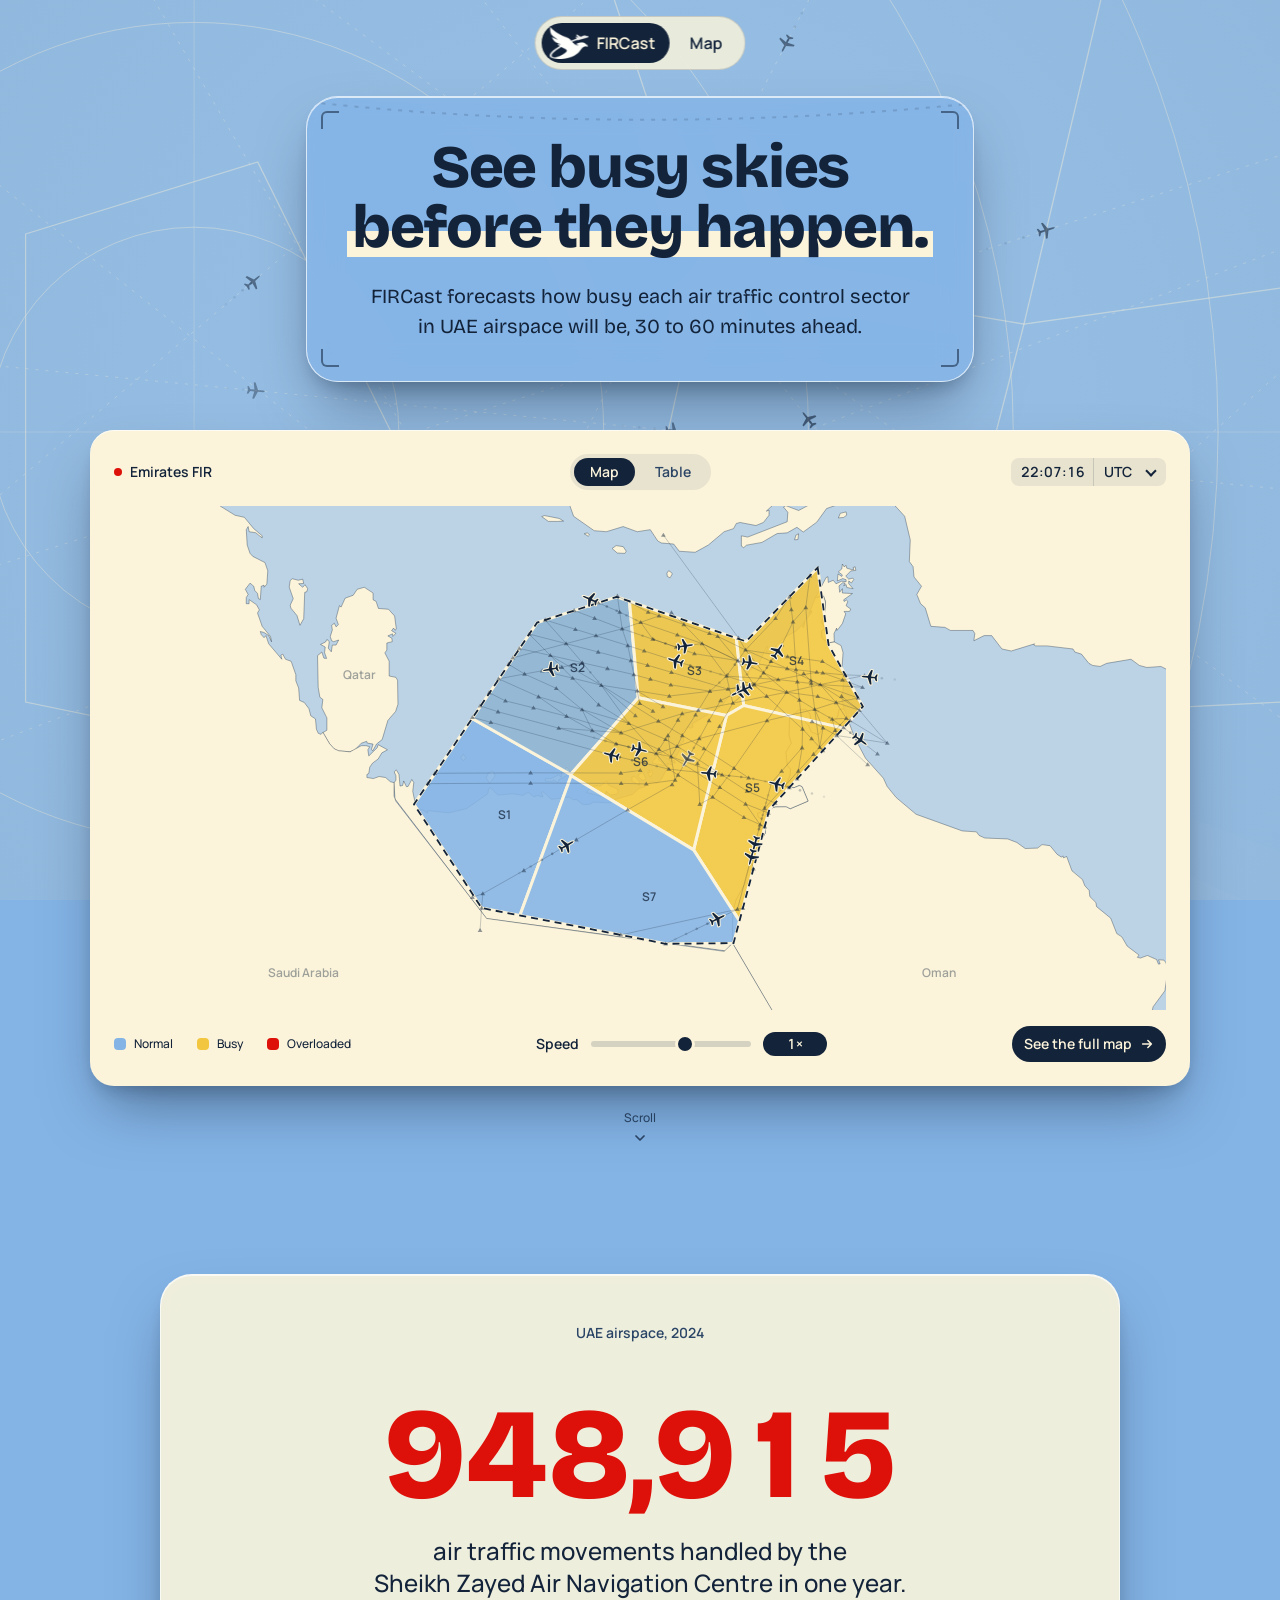
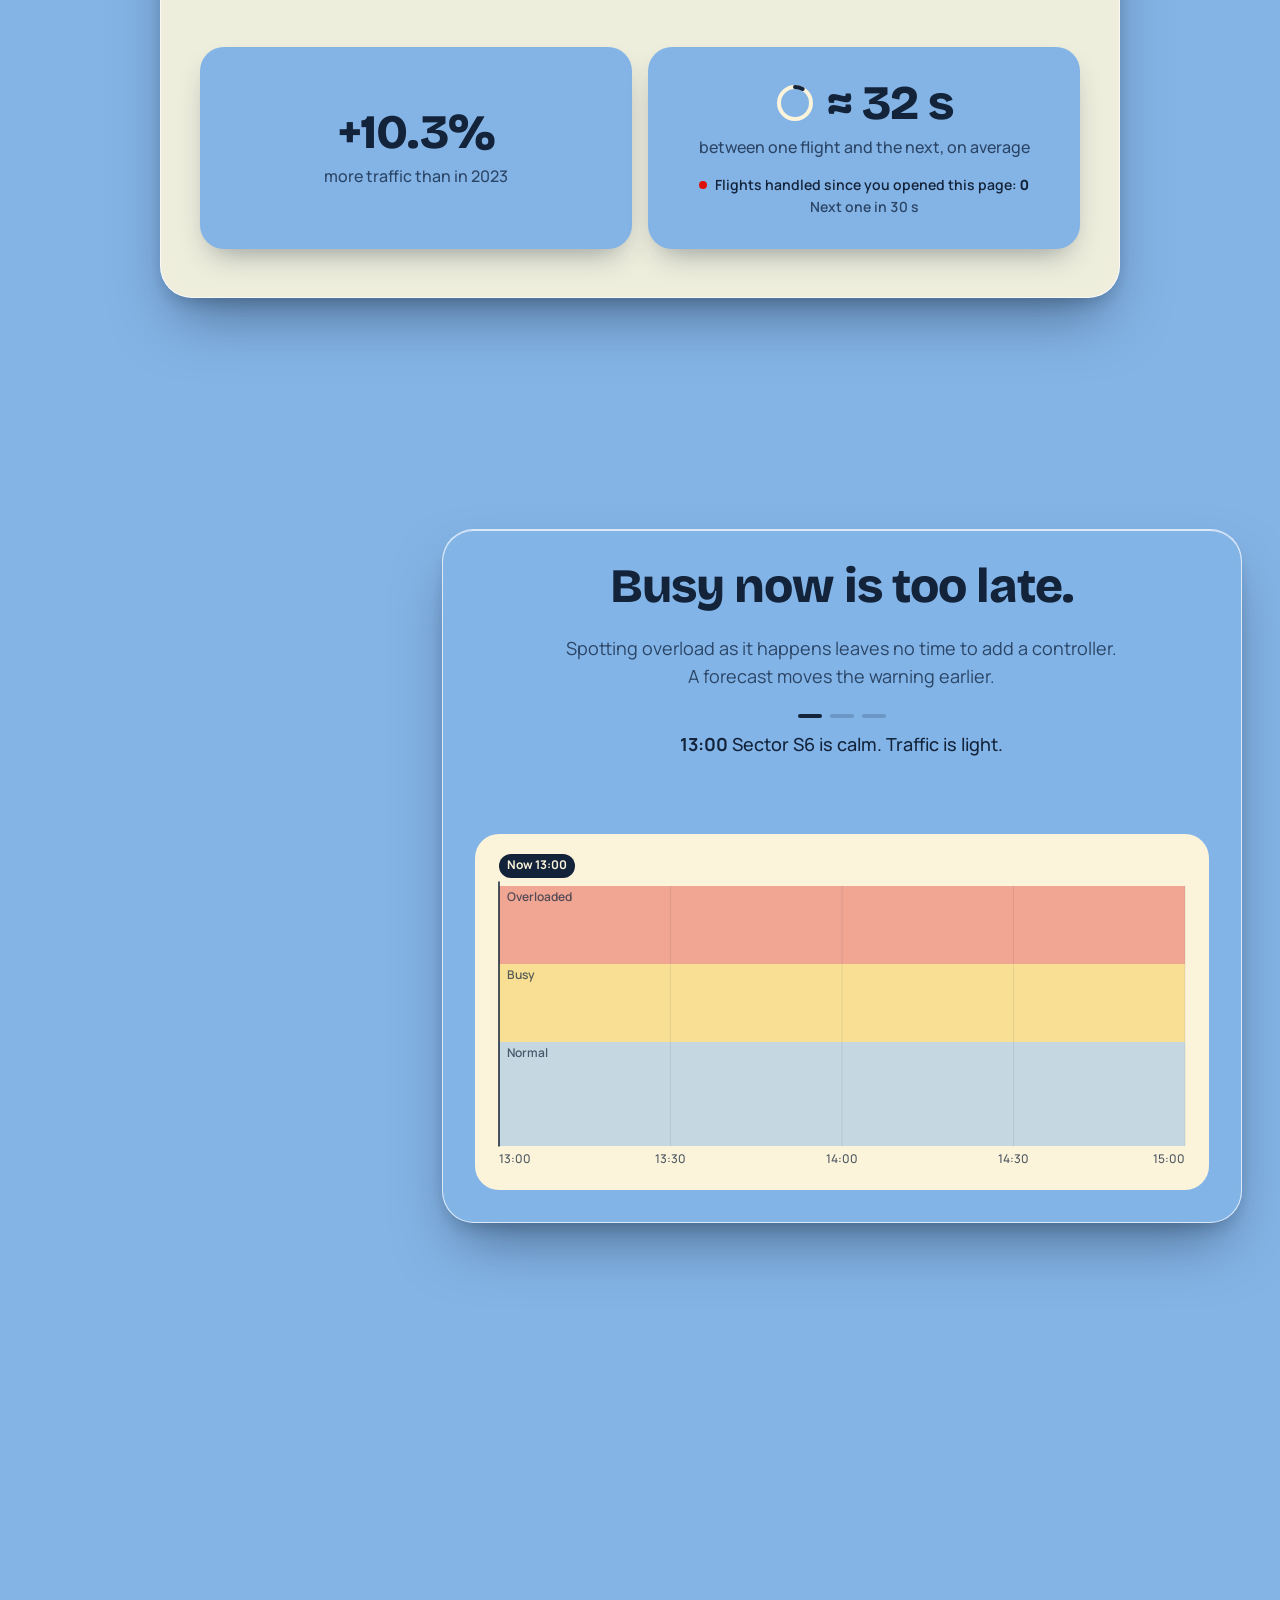
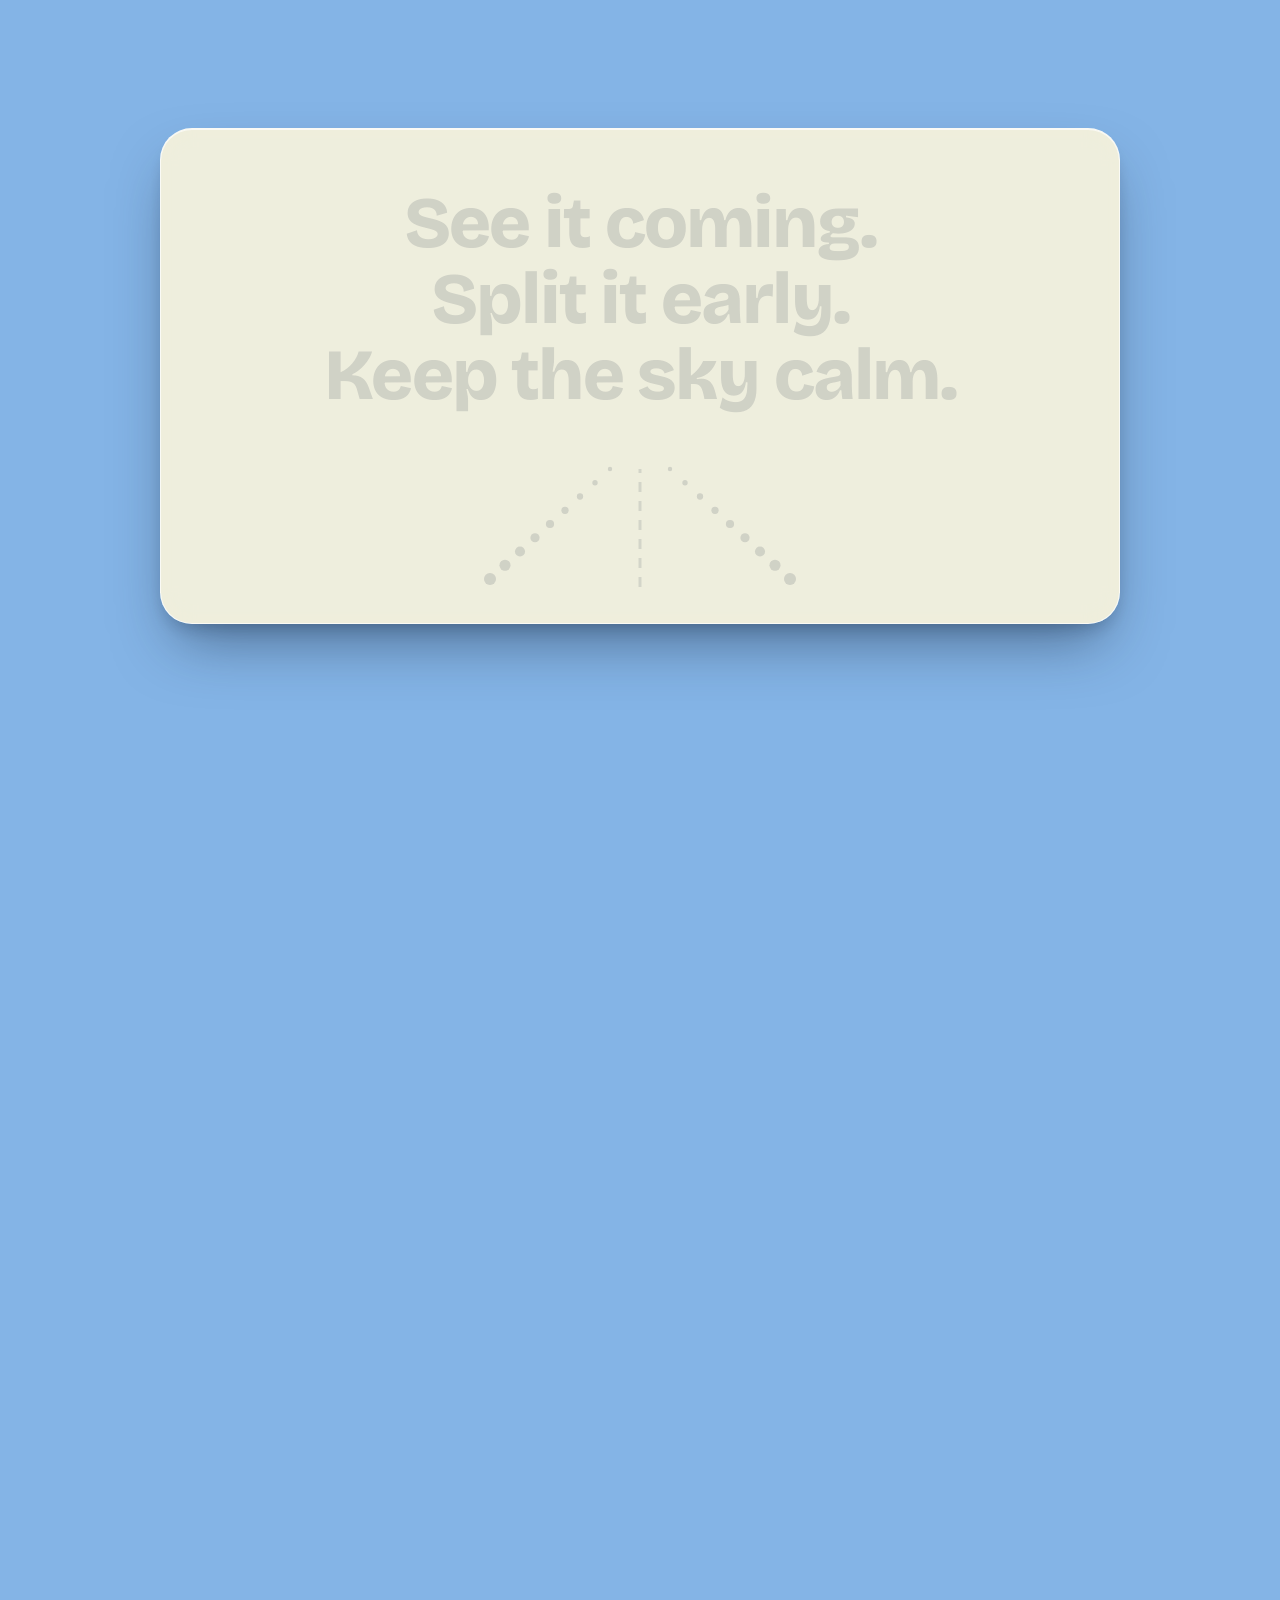
<file: fircast-web/index.html>
<!doctype html>
<html lang="en">
<head>
  <meta charset="utf-8">
  <meta name="viewport" content="width=device-width, initial-scale=1">
  <title>FIRCast</title>
  <meta name="description" content="FIRCast forecasts air traffic control sector workload across UAE airspace, 30 to 60 minutes ahead.">
  <link rel="icon" type="image/png" href="assets/images/favicon.png">

  <!-- Fonts: Bricolage Grotesque for headlines and big numbers, Manrope for everything else -->
  <link rel="preconnect" href="https://fonts.googleapis.com">
  <link rel="preconnect" href="https://fonts.gstatic.com" crossorigin>
  <link href="https://fonts.googleapis.com/css2?family=Bricolage+Grotesque:opsz,wght@12..96,200..800&family=Manrope:wght@400;500;600;700&display=swap" rel="stylesheet">

  <!-- Styles: shared base first, then this page's own file -->
  <link rel="stylesheet" href="css/base.css">
  <link rel="stylesheet" href="css/home.css">
</head>

<body>
  <!-- Skip link: hidden until a keyboard user presses Tab, then jumps straight to the content -->
  <a class="skip" href="#main">Skip to content</a>

  <!-- Background story scene: one fixed canvas behind the whole page -->
  <canvas id="scene" aria-hidden="true"></canvas>

  <!-- =========================================================
       Navigation bar. aria-current="page" marks where we are, which
       base.css turns into the navy pill. nav.js shrinks it on scroll.
       ========================================================= -->
  <nav class="nav" aria-label="Main">
    <a class="brand" href="#top" aria-label="FIRCast home" aria-current="page">
      <img class="brand-logo" src="assets/images/logo.png" width="39" height="32" alt="">
      <span class="brand-name">FIRCast</span>
    </a>
    <!-- Page links on the right of the bar -->
    <div class="nav-links">
      <a class="nav-link" href="map.html">Map</a>
    </div>
  </nav>

  <!-- All page content. The id is the target of the skip link above -->
  <main id="main">
    <!-- ================= Section 1: the hero ================= -->
    <!-- data-theme picks the nav colours for this section; data-story tells story-scene.js -->
    <!-- which part of the background animation (scene 0 to 1) plays while it is on screen -->
    <section class="hero" id="top" aria-labelledby="hero-title" data-theme="blue" data-story="0 1">
      <!-- Hero card: frosted glass panel with the headline. hero-card.js tilts it toward the mouse -->
      <div class="hero-copy glass glass-blue" id="hero-card">
        <!-- Decoration: radar-style corner brackets -->
        <span class="corner tl" aria-hidden="true"></span>
        <span class="corner tr" aria-hidden="true"></span>
        <span class="corner bl" aria-hidden="true"></span>
        <span class="corner br" aria-hidden="true"></span>

        <!-- Decoration: a plane flying a dotted track along the top of the card.
             The path shape is set by JavaScript to fit the card's width. -->
        <svg class="flight" aria-hidden="true">
          <defs>
            <mask id="trail-mask"><path class="flight-reveal" pathLength="1"></path></mask>
          </defs>
          <path class="flight-track"></path>
          <path class="flight-trail" mask="url(#trail-mask)"></path>
        </svg>
        <span class="flight-plane" aria-hidden="true">
          <svg viewBox="-1 -1 2 2"><path d="M1 0 L0.8 0.09 L0.2 0.11 L-0.15 0.9 L-0.35 0.9 L-0.2 0.11 L-0.65 0.09 L-0.85 0.42 L-1 0.42 L-0.92 0 L-1 -0.42 L-0.85 -0.42 L-0.65 -0.09 L-0.2 -0.11 L-0.35 -0.9 L-0.15 -0.9 L0.2 -0.11 L0.8 -0.09 Z"/></svg>
        </span>

        <!-- Each word is wrapped in a <span> by JavaScript so it can rise in on its own -->
        <h1 id="hero-title"><span class="line">See busy skies</span><br><span class="hl">before they happen.</span></h1>
        <!-- Sub-heading. The .reveal class fades it in; animation-delay staggers it after the headline -->
        <p class="sub reveal" style="animation-delay: 650ms">
          FIRCast forecasts how busy each air traffic control sector
          in UAE airspace will be, 30 to 60 minutes ahead.
        </p>
      </div>

      <!-- Right-hand side of the hero: the live airspace card (drawn by hero-map.js) -->
      <div class="stage reveal" style="animation-delay: 900ms">
        <div class="map-card">
          <!-- Card header: title, Map / Table switch, live UTC clock -->
          <div class="map-head">
            <p class="map-title"><i class="live-dot" aria-hidden="true"></i>Emirates FIR</p>
            <!-- Map / Table switch. role=tab + aria-selected let screen readers announce the active view -->
            <div class="tabs" role="tablist" aria-label="Choose a view">
              <button type="button" role="tab" id="tab-map" aria-selected="true" aria-controls="panel-map">Map</button>
              <button type="button" role="tab" id="tab-table" aria-selected="false" aria-controls="panel-table" tabindex="-1">Table</button>
            </div>
            <!-- Live clock with a UTC / Local dropdown, updated every second by a timer -->
            <div class="clock-group">
              <time class="utc" id="utc-clock">--:--:--</time>
              <span class="zone">
                <label class="sr-only" for="time-zone">Time shown in</label>
                <select id="time-zone">
                  <option value="utc">UTC</option>
                  <option value="local">Local</option>
                </select>
              </span>
            </div>
          </div>

          <!-- View 1: the map -->
          <div class="map-panel" id="panel-map" role="tabpanel" aria-labelledby="tab-map">
            <!-- The map itself: sectors, routes and moving aircraft are painted here every frame -->
            <canvas id="airspace" role="img"
              aria-label="Animated map of airspace sectors. Aircraft move along routes and each sector changes colour from blue to light orange to deep orange as it gets busier. Hover a sector for details."></canvas>
            <!-- Small tooltip that follows the pointer over a sector (hidden until needed) -->
            <div class="map-tip" id="map-tip" hidden></div>
          </div>

          <!-- View 2: the same sectors as a live table (click a column to sort) -->
          <div class="table-panel" id="panel-table" role="tabpanel" aria-labelledby="tab-table" hidden>
            <!-- Rows are rebuilt by hero-map.js from the same simulated traffic as the map -->
            <table class="sector-table">
              <caption class="sr-only">Live status of each sector. Select a column heading to sort.</caption>
              <thead>
                <tr>
                  <th scope="col"><button type="button" data-sort="id">Sector</button></th>
                  <th scope="col" aria-sort="descending"><button type="button" data-sort="count">Aircraft now</button></th>
                  <th scope="col"><button type="button" data-sort="level">Status</button></th>
                  <th scope="col"><button type="button" data-sort="trend">Change</button></th>
                </tr>
              </thead>
              <tbody id="sector-rows"></tbody>
            </table>
          </div>

          <!-- Card footer: colour legend and simulation speed slider -->
          <div class="map-foot">
            <!-- Colour key: Calm / Busy / Overloaded, using the same colours as the sectors -->
            <div class="legend" aria-hidden="true">
              <span><i class="swatch" style="background:var(--ok)"></i>Normal</span>
              <span><i class="swatch" style="background:var(--busy)"></i>Busy</span>
              <span><i class="swatch" style="background:var(--over)"></i>Overloaded</span>
            </div>
            <!-- Simulation speed slider (a range input) -->
            <div class="speed">
              <label for="sim-speed">Speed</label>
              <!-- positions 0..5 map to Paused, 0.25x, 0.5x, 1x, 2x, 4x (see SPEEDS in the script) -->
              <input type="range" id="sim-speed" min="0" max="5" step="1" value="3" aria-valuetext="1×">
              <output id="sim-speed-out" for="sim-speed">1×</output>
            </div>
            <a class="btn btn-sm btn-map" href="map.html">
              See the full map
              <svg width="14" height="14" viewBox="0 0 16 16" fill="none" aria-hidden="true">
                <path d="M3 8h10M9 4l4 4-4 4" stroke="currentColor" stroke-width="1.75" stroke-linecap="round" stroke-linejoin="round"/>
              </svg>
            </a>
          </div>
        </div>
      </div>

      <!-- "Scroll" cue at the bottom of the hero; clicking it scrolls to section 2 -->
      <button class="cue" type="button" id="cue" aria-label="Scroll to next section">
        Scroll
        <svg width="16" height="16" viewBox="0 0 16 16" fill="none" aria-hidden="true">
          <path d="M4 6l4 4 4-4" stroke="currentColor" stroke-width="1.75" stroke-linecap="round" stroke-linejoin="round"/>
        </svg>
      </button>
    </section>

    <!-- ================= Section 2: the scale ================= -->
    <section class="scale" id="next" aria-labelledby="scale-title" data-theme="corn" data-story="1 2">
      <!-- Corn-coloured glass panel. Elements with .on-scroll fade up when they enter the screen (scale.js) -->
      <div class="scale-panel glass glass-corn">
      <p class="eyebrow on-scroll">UAE airspace, 2024</p>

      <h2 id="scale-title" class="on-scroll" style="--delay: 80ms">
        <span class="sr-only">Over 1,000,000</span>
        <span class="big-number" id="moves" aria-hidden="true">1,000,000+</span>
        <span class="big-label">air traffic movements handled by the Sheikh&nbsp;Zayed Air&nbsp;Navigation&nbsp;Centre in one year.</span>
      </h2>

      <!-- Four number tiles. --delay staggers their entrance; the numbers count up in scale.js -->
      <div class="tiles">
        <div class="tile on-scroll" style="--delay: 160ms">
          <p class="tile-value">+10.3%</p>
          <p class="tile-label">more traffic than in 2023</p>
        </div>

        <div class="tile on-scroll" style="--delay: 240ms">
          <p class="tile-value">
            <svg class="ring" width="40" height="40" viewBox="0 0 40 40" aria-hidden="true">
              <circle class="ring-track" cx="20" cy="20" r="16" fill="none" stroke-width="4"/>
              <circle class="ring-fill" cx="20" cy="20" r="16" fill="none" stroke-width="4" stroke-linecap="round"/>
            </svg>
            ≈ 32 s
          </p>
          <p class="tile-label">between one flight and the next, on average</p>
          <p class="live"><span class="live-row"><i class="live-dot" aria-hidden="true"></i><span>Flights handled since you opened this page: <b class="since-n" id="since">0</b></span></span><span class="since-next" id="since-next">Next one in 32 s</span></p>
        </div>
      </div>

      <!-- Sources (not shown on the page):
           1,000,000+ movements in 2024: GCAA via WAM, 6 Jan 2025
             https://www.wam.ae/en/article/15csky7-uae-sets-historic-record-aviation-sector-with-over
           +10.3% growth on 2023: GCAA data reported by Gulf News, Jan 2025
             https://gulfnews.com/business/aviation/uae-records-over-1-million-air-movements-in-2024-gcaa-1.500011290
           "≈ 32 s" and the live count are our own estimate: 366 days / 1,000,000 movements -->
      </div>
    </section>

    <!-- ================= Section 3: the problem ================= -->
    <section class="problem" id="section-3" aria-labelledby="problem-title"
             data-theme="blue" data-story="2 4.2" data-story-mode="sticky">
      <!-- position: sticky keeps this panel on screen while the tall section scrolls past it, -->
      <!-- so scrolling drives the three steps instead of moving the page (problem-timeline.js) -->
      <div class="problem-sticky">
        <div class="problem-panel glass glass-blue">
        <h2 id="problem-title">Busy now is too late.</h2>
        <p class="lead">Spotting overload as it happens leaves no time to add a controller. A forecast moves the warning earlier.</p>

        <!-- Three short steps; the dots show which one is active -->
        <div class="steps">
          <div class="step-dots" aria-hidden="true"><i class="on"></i><i></i><i></i></div>
          <p class="step-text" id="step-text"><b>13:00</b> Sector S6 is calm. Traffic is light.</p>
        </div>

        <!-- Chart drawn on canvas: detection now vs. a forecast that warns earlier -->
        <div class="chart-card">
          <canvas id="timeline" role="img"
            aria-label="Illustrative timeline for one sector from 13:00 to 15:00. Workload rises and becomes overloaded at 14:00. At 13:30 a forecast predicts this, giving 30 minutes to act."></canvas>
        </div>
        </div>
      </div>
    </section>

    <!-- ================= Section 4: the tagline ================= -->
    <section class="tagline" id="section-4" aria-labelledby="tagline-title"
             data-theme="corn" data-story="4.2 5" data-story-mode="sticky">
      <!-- Same sticky trick as section 3: scroll progress lands the plane on the runway (tagline.js) -->
      <div class="tagline-sticky">
        <div class="tagline-panel glass glass-corn">
          <h2 class="tag" id="tagline-title">
            <span class="tag-line">See it coming.</span>
            <span class="tag-line">Split it early.</span>
            <span class="tag-line">Keep the sky calm.</span>
          </h2>
          <!-- runway lights and the landing plane are added by the script -->
          <svg class="runway" id="runway" viewBox="0 0 640 170" aria-hidden="true"></svg>
        </div>
      </div>
    </section>
  </main>

  <!-- =========================================================
       JAVASCRIPT
       ========================================================= -->

  <!-- Scripts, loaded at the end so the HTML above exists when they run.
       Order matters: data files first, then the code that uses them. -->
  <script src="data/airspace.js"></script>
  <script src="data/land-home.js"></script>
  <script src="js/home/hero-map.js"></script>
  <script src="js/home/hero-card.js"></script>
  <script src="js/home/scale.js"></script>
  <script src="js/home/problem-timeline.js"></script>
  <script src="js/home/story-scene.js"></script>
  <script src="js/home/tagline.js"></script>
  <script src="js/shared/nav.js"></script>
</body>
</html>
</file>
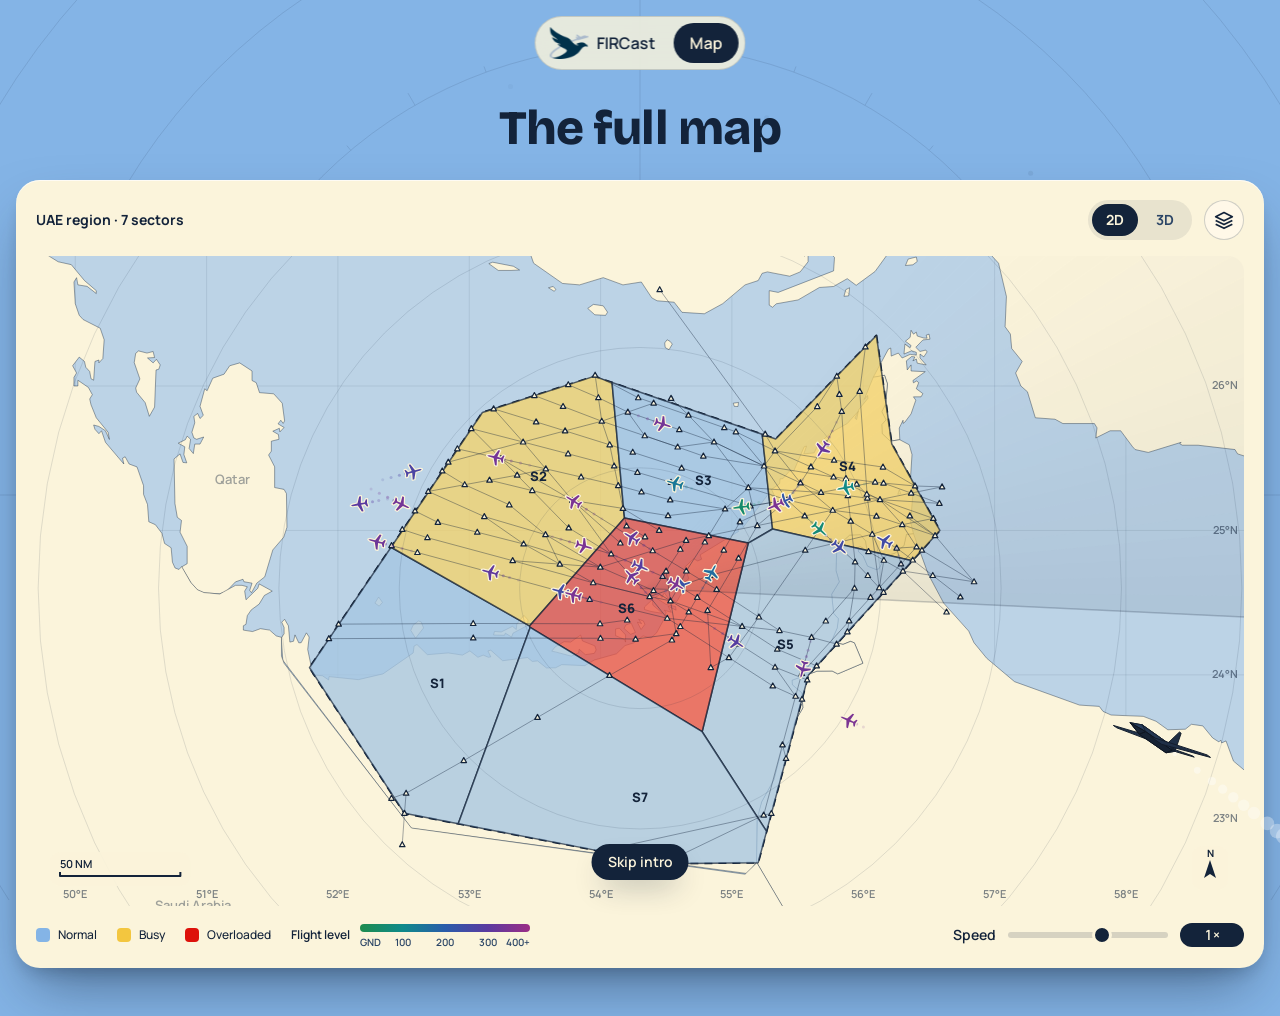
<file: fircast-web/map.html>
<!doctype html>
<html lang="en">
<head>
  <meta charset="utf-8">
  <meta name="viewport" content="width=device-width, initial-scale=1">
  <title>Full map · FIRCast</title>
  <meta name="description" content="A full map of the UAE region with FIRCast's sectors, routes, waypoints and live simulated traffic, in 2D and 3D.">
  <link rel="icon" type="image/png" href="assets/images/favicon.png">

  <!-- Fonts: Bricolage Grotesque for headlines and big numbers, Manrope for everything else -->
  <link rel="preconnect" href="https://fonts.googleapis.com">
  <link rel="preconnect" href="https://fonts.gstatic.com" crossorigin>
  <link href="https://fonts.googleapis.com/css2?family=Bricolage+Grotesque:opsz,wght@12..96,200..800&family=Manrope:wght@400;500;600;700&display=swap" rel="stylesheet">

  <!-- Data sources: FIR, waypoints and ATS routes from the UAE eAIP (AIRAC AMDT 09/2026).
       Land: Natural Earth (public domain). Sectors, altitude bands and flights are placeholders. -->

  <!-- Styles: shared base first, then this page's own file -->
  <link rel="stylesheet" href="css/base.css">
  <link rel="stylesheet" href="css/map.css">
</head>

<body>
  <!-- Skip link: hidden until a keyboard user presses Tab, then jumps straight to the content -->
  <a class="skip" href="#main">Skip to content</a>

  <!-- Navigation bar. aria-current="page" on Map turns that link into the navy pill (base.css) -->
  <nav class="nav" aria-label="Main">
    <a class="brand" href="index.html" aria-label="FIRCast home">
      <img class="brand-logo" src="assets/images/logo.png" width="39" height="32" alt="">
      <span class="brand-name">FIRCast</span>
    </a>
    <div class="nav-links">
      <a class="nav-link" href="map.html" aria-current="page">Map</a>
    </div>
  </nav>

  <!-- Faded radar sweep behind the whole page (radar-background.js) -->
  <canvas id="radar" aria-hidden="true"></canvas>

  <!-- All page content. The id is the target of the skip link above -->
  <main id="main">
    <h1>The full map</h1>

    <!-- The big map card: header controls, the map canvas, the plane panel and the footer -->
    <section class="map-card" aria-label="Map of the UAE region with sectors, routes and traffic">
      <!-- Header: title, 2D / 3D switch, sector dropdown (top right) -->
      <div class="map-head">
        <p class="map-title">UAE region · 7 sectors</p>
        <div class="head-controls">
          <!-- 2D / 3D switch. aria-pressed tells assistive tech which view is on -->
          <div class="seg" role="group" aria-label="View">
            <button type="button" id="view-2d" aria-pressed="true">2D</button>
            <button type="button" id="view-3d" aria-pressed="false">3D</button>
          </div>
          <!-- Dropdown: pick a sector and choose which layers to show -->
          <div class="menu" id="menu">
            <button type="button" class="menu-btn" id="menu-btn" aria-expanded="false" aria-controls="menu-panel" aria-label="Sectors and map layers">
              <svg width="20" height="20" viewBox="0 0 24 24" fill="none" stroke="currentColor" stroke-width="2" stroke-linejoin="round" aria-hidden="true">
                <path d="M12 3 L22 8 L12 13 L2 8 Z"/><path d="M2 12.5 L12 17.5 L22 12.5"/><path d="M2 17 L12 22 L22 17"/>
              </svg>
            </button>
            <!-- The dropdown is a real <form>: radio buttons choose one sector, checkboxes toggle layers. -->
            <!-- map.js listens for its 'change' event and redraws -->
            <form class="menu-panel" id="menu-panel" hidden>
              <fieldset>
                <legend>Sector</legend>
                <div class="chips">
                  <label class="chip"><input type="radio" name="sector" value="all" checked>All</label>
                  <label class="chip"><input type="radio" name="sector" value="S1">S1</label>
                  <label class="chip"><input type="radio" name="sector" value="S2">S2</label>
                  <label class="chip"><input type="radio" name="sector" value="S3">S3</label>
                  <label class="chip"><input type="radio" name="sector" value="S4">S4</label>
                  <label class="chip"><input type="radio" name="sector" value="S5">S5</label>
                  <label class="chip"><input type="radio" name="sector" value="S6">S6</label>
                  <label class="chip"><input type="radio" name="sector" value="S7">S7</label>
                </div>
              </fieldset>
              <fieldset>
                <legend>Show on map</legend>
                <label class="switch-row">
                  <svg width="18" height="18" viewBox="-1.1 -1.1 2.2 2.2" aria-hidden="true"><path fill="#2A5CAA" d="M1 0 L0.8 0.09 L0.2 0.11 L-0.15 0.9 L-0.35 0.9 L-0.2 0.11 L-0.65 0.09 L-0.85 0.42 L-1 0.42 L-0.92 0 L-1 -0.42 L-0.85 -0.42 L-0.65 -0.09 L-0.2 -0.11 L-0.35 -0.9 L-0.15 -0.9 L0.2 -0.11 L0.8 -0.09 Z"/></svg>
                  <span>Air traffic</span><input class="switch" type="checkbox" name="layer" value="traffic" checked>
                </label>
                <label class="switch-row">
                  <svg width="18" height="18" aria-hidden="true"><line x1="1" y1="15" x2="17" y2="3" stroke="#13233A" stroke-opacity="0.55" stroke-width="1.5"/></svg>
                  <span>Airways</span><input class="switch" type="checkbox" name="layer" value="airways" checked>
                </label>
                <label class="switch-row">
                  <svg width="18" height="18" aria-hidden="true"><path d="M9 3 L15 14 L3 14 Z" fill="#FBF4DB" stroke="#13233A" stroke-width="1.5"/></svg>
                  <span>Waypoints</span><input class="switch" type="checkbox" name="layer" value="waypoints" checked>
                </label>
                <label class="switch-row">
                  <svg width="18" height="18" aria-hidden="true"><rect x="2" y="2" width="14" height="14" rx="3" fill="none" stroke="#13233A" stroke-width="1.5" stroke-dasharray="4 3"/></svg>
                  <span>FIR boundary</span><input class="switch" type="checkbox" name="layer" value="fir" checked>
                </label>
              </fieldset>
            </form>
          </div>
        </div>
      </div>

      <!-- Map area: the canvas plus the overlays that sit on top of it -->
      <div class="map-wrap">
        <!-- Main map canvas: land, FIR, sectors, airways, waypoints and traffic, redrawn every frame -->
        <canvas id="geo-map" tabindex="0" role="img"
          aria-label="Map of the Middle East centred on the UAE, with seven sectors, airways, waypoints and moving aircraft. Arrow keys move the map, plus and minus zoom, 0 resets."></canvas>

        <p class="sector-chip overlay" id="sector-chip" hidden></p>
        <p class="hint overlay" id="hint-3d" hidden>Drag to rotate</p>
        <!-- Waypoint name label, shown only after a waypoint is clicked -->
        <div class="map-tip" id="geo-tip" hidden></div>

        <!-- Plane panel: opens when a plane is clicked -->
        <aside class="plane-panel" id="plane-panel" aria-label="Selected aircraft" aria-hidden="true">
          <div class="pp-head">
            <div>
              <p class="pp-call" id="pp-call">FC000</p>
              <span class="pp-type" id="pp-type">B77W</span>
            </div>
            <button type="button" class="pp-close" id="pp-close" aria-label="Close aircraft details">×</button>
          </div>
          <div class="pp-route">
            <div><b id="pp-from">EGLL</b><span id="pp-from-name">London Heathrow</span></div>
            <svg viewBox="-1 -1 2 2" aria-hidden="true"><path d="M1 0 L0.8 0.09 L0.2 0.11 L-0.15 0.9 L-0.35 0.9 L-0.2 0.11 L-0.65 0.09 L-0.85 0.42 L-1 0.42 L-0.92 0 L-1 -0.42 L-0.85 -0.42 L-0.65 -0.09 L-0.2 -0.11 L-0.35 -0.9 L-0.15 -0.9 L0.2 -0.11 L0.8 -0.09 Z"/></svg>
            <div class="to"><b id="pp-to">OMDB</b><span id="pp-to-name">Dubai International</span></div>
          </div>
          <div class="pp-progress">
            <span id="pp-progress-text">Through the FIR: 0%</span>
            <div class="pp-bar"><i id="pp-bar"></i></div>
          </div>
          <dl class="pp-grid">
            <dt>Altitude</dt>     <dd id="pp-alt">FL350</dd>
            <dt>Phase</dt>        <dd id="pp-phase">Cruise</dd>
            <dt>Ground speed</dt> <dd id="pp-gs">450 kt</dd>
            <dt>Heading</dt>      <dd id="pp-hdg">090°</dd>
            <dt>Squawk</dt>       <dd id="pp-sqk">0000</dd>
            <dt>Sector</dt>       <dd id="pp-sector">S1</dd>
            <dt>Next waypoint</dt><dd id="pp-next">—</dd>
            <dt>Airway</dt>       <dd id="pp-airway">—</dd>
          </dl>
        </aside>
      </div>

      <!-- Footer: flight level colour key and the simulation speed slider -->
      <div class="map-foot">
        <div class="legend" aria-hidden="true">
          <span><i class="swatch" style="background:var(--ok)"></i>Normal</span>
          <span><i class="swatch" style="background:var(--busy)"></i>Busy</span>
          <span><i class="swatch" style="background:var(--over)"></i>Overloaded</span>
          <span class="alt-key"><b>Flight level</b>
            <span class="alt-scale"><i class="alt-bar" id="alt-bar"></i><span class="alt-ticks" id="alt-ticks"></span></span>
          </span>
        </div>
        <div class="speed">
          <label for="sim-speed">Speed</label>
          <!-- positions 0..5 map to Paused, 0.25x, 0.5x, 1x, 2x, 4x (see SPEEDS in the script) -->
          <input type="range" id="sim-speed" min="0" max="5" step="1" value="3" aria-valuetext="1×">
          <output id="sim-speed-out" for="sim-speed">1×</output>
        </div>
      </div>
    </section>
  </main>

  <!-- Opening air show: drawn over the page, clicks pass through it -->
  <canvas id="show" aria-hidden="true"></canvas>
  <button type="button" class="skip-show" id="skip-show">Skip intro</button>

  <!-- =========================================================
       JAVASCRIPT
       ========================================================= -->

  <!-- Scripts, loaded at the end so the HTML above exists when they run.
       Order matters: data files first, then the code that uses them. -->
  <script src="data/airspace.js"></script>
  <script src="data/land-region.js"></script>
  <script src="js/map/map.js"></script>
  <script src="js/map/radar-background.js"></script>
  <script src="js/shared/nav.js"></script>
</body>
</html>
</file>
<file: fircast-web/css/base.css>
/* =====================================================================
   FIRCast · base.css
   Shared by every page: design tokens (colours, fonts, shadows, easing),
   a small reset, the skip link, the floating navigation bar, buttons and
   the screen-reader-only helper. Load this file FIRST on every page.

   How colour works: every colour is a CSS custom property ("token") on
   :root. Rules never hard-code a brand colour; they use var(--token).
   Change a colour once here and every page follows.
   ===================================================================== */

/* ---- Design tokens: change colours here, not inside rules ---- */
:root {
  /* Brand palette (Pantone) */
  --powder-blue: #84B4E6;   /* 14-4214 TCX */
  --sweet-corn:  #FBF4DB;   /* 11-0106 TCX */
  --spicy-orange:#DD110A;   /* 18-1445 TCX */

  /* Text colours: dark navy added because cream or orange text
     on Powder Blue is too faint to read (contrast below 2.4) */
  --ink:   #13233A;         /* main text: 7.3 contrast on blue */
  --muted: #2B4566;         /* secondary text: 4.5 on blue */

  /* Roles */
  --bg: var(--powder-blue);
  --surface: var(--sweet-corn);
  --text: var(--ink);
  --line: rgba(19, 35, 58, 0.16);
  --accent: var(--spicy-orange);   /* main button */
  --accent-ink: var(--sweet-corn); /* text on orange: 4.6 contrast */

  /* Sector busy levels (calm blue -> hot orange) */
  --ok:   var(--powder-blue);  /* normal */
  --busy: #F3C63F;             /* busy: butter yellow */
  --over: var(--spicy-orange); /* overloaded */

  /* Fonts */
  --font-display: 'Bricolage Grotesque', system-ui, sans-serif; /* headlines, big numbers, hero sentence */
  --font-ui: 'Manrope', system-ui, sans-serif;          /* everything else */
  /* Bricolage changes shape with size ("optical size", 12 to 96).
     14 is the look from the font comparison page. Try 96 for a
     tighter, quirkier headline style. */
  --display-opsz: "opsz" 14;

  /* Card depth (soft navy shadows) */
  --lift: inset 0 1px 0 rgba(255, 255, 255, 0.7),
          0 30px 60px -16px rgba(19, 35, 58, 0.5),
          0 10px 20px -10px rgba(19, 35, 58, 0.35);
  --lift-small: 0 14px 30px -12px rgba(19, 35, 58, 0.45);

  --ease: cubic-bezier(0.22, 1, 0.36, 1);
}

* { box-sizing: border-box; margin: 0; padding: 0; }
html { scroll-behavior: smooth; }
/* Page background and default text: navy text on powder blue, Manrope font. */
body {
  background: var(--bg);
  color: var(--text);
  font-family: var(--font-ui);
  -webkit-font-smoothing: antialiased;
}

/* ---- Skip link (keyboard users) ---- */
.skip {
  position: absolute; left: 16px; top: -48px; z-index: 20;
  padding: 8px 12px; border-radius: 8px;
  background: var(--ink); color: var(--sweet-corn);
  font-size: 14px; line-height: 20px; font-weight: 600; text-decoration: none;
  transition: transform 300ms var(--ease);
}
.skip:focus { transform: translateY(64px); }

/* ---- Floating navigation bar ---- */
.nav {
  position: absolute; top: 16px; left: 50%; transform: translateX(-50%);   /* sits at the top of the page and scrolls away */
  z-index: 10;
  display: flex; align-items: center; gap: 4px;
  padding: 8px 8px 8px 16px;
  background: rgba(251, 244, 219, 0.82);
  -webkit-backdrop-filter: blur(12px);
  backdrop-filter: blur(12px);
  border: 1px solid var(--line);
  border-radius: 9999px;
}
/* The FIRCast logo + name link (left end of the nav bar). */
.brand {
  display: flex; align-items: center; gap: 8px;
  color: var(--text); text-decoration: none;
  font-size: 16px; line-height: 24px; font-weight: 600;
}
.brand-logo { display: block; height: 32px; width: auto; }

/* ---- Nav shrinks to the logo, top left, once the page is scrolled ---- */
.nav {
  transition: left 600ms var(--ease), transform 600ms var(--ease),
              gap 600ms var(--ease), padding 600ms var(--ease);
}
.brand { transition: gap 600ms var(--ease); }
/* These two collapse to zero width when the bar is compact (the max-width animates). */
.brand-name, .nav-links {
  max-width: 320px; overflow: hidden; white-space: nowrap;
  transition: max-width 600ms var(--ease), opacity 400ms var(--ease);
}
.nav-links { padding: 2px; margin: -2px; }        /* room for focus outlines */
.nav.is-compact { left: 16px; transform: translateX(0); gap: 0; padding: 6px; }
.nav.is-compact .brand { gap: 0; }
.nav.is-compact .brand-name,
/* Compact bar: hide the name and links (visibility switches off after the slide). */
.nav.is-compact .nav-links {
  max-width: 0; opacity: 0; visibility: hidden;
  transition: max-width 600ms var(--ease), opacity 250ms var(--ease), visibility 0s 600ms;
}
/* keyboard users: focusing the logo opens the full bar again */
.nav.is-compact:focus-within { left: 50%; transform: translateX(-50%); gap: 4px; padding: 6px; }
.nav.is-compact:focus-within .brand { gap: 8px; }
.nav.is-compact:focus-within .brand-name,
.nav.is-compact:focus-within .nav-links { max-width: 320px; opacity: 1; visibility: visible; transition: max-width 600ms var(--ease), opacity 400ms var(--ease); }
@media (prefers-reduced-motion: reduce) {
  .nav, .brand, .brand-name, .nav-links,
  .nav.is-compact .brand-name, .nav.is-compact .nav-links { transition: none; }
}
.nav-links { display: flex; align-items: center; gap: 4px; }
.nav-link {                                    /* same height and type as the brand pill */
  padding: 8px 16px; border-radius: 9999px;
  color: var(--ink); text-decoration: none;
  font-size: 16px; line-height: 24px; font-weight: 600;
  transition: background-color 300ms var(--ease);
}
.nav-link:hover { background: rgba(19, 35, 58, 0.08); }
/* current page: a navy pill (the brand on the home page, Map on the map page) */
.brand { padding: 4px 14px 4px 8px; border-radius: 9999px; transition: background-color 300ms var(--ease), color 300ms var(--ease), gap 600ms var(--ease); }
.brand:hover { background: rgba(19, 35, 58, 0.08); }
.nav-link[aria-current="page"], .brand[aria-current="page"],
.nav-link[aria-current="page"]:hover, .brand[aria-current="page"]:hover { background: var(--ink); color: var(--sweet-corn); }
.brand[aria-current="page"] .brand-logo { filter: brightness(0) invert(1) sepia(0.25); }   /* navy logo turns cream */
.nav.is-compact .brand { padding: 4px; }
.nav { padding: 6px; }
.nav-link:focus-visible { outline: 2px solid var(--ink); outline-offset: 2px; }

/* ---- Buttons ---- */
.btn {
  display: inline-flex; align-items: center; gap: 8px;
  padding: 8px 12px;
  border-radius: 9999px;
  background: var(--accent); color: var(--accent-ink);
  font-size: 16px; line-height: 24px; font-weight: 600;
  text-decoration: none;
  transition: transform 300ms var(--ease), opacity 300ms var(--ease);
}
.btn:hover { transform: translateY(-2px); }
.btn:active { transform: scale(0.98); }
/* Keyboard focus ring for buttons and the logo. */
.btn:focus-visible, .cue:focus-visible, .brand:focus-visible {
  outline: 2px solid var(--ink); outline-offset: 4px;
}
/* Smaller button size. */
.btn-sm {
  font-size: 14px; line-height: 20px;
  background: var(--ink); color: var(--sweet-corn);
}
.btn svg { transition: transform 300ms var(--ease); }
.btn:hover svg { transform: translateX(2px); }

/* ---- Screen-reader-only text ---- */
.sr-only {
  position: absolute; width: 1px; height: 1px; overflow: hidden;
  clip: rect(0 0 0 0); white-space: nowrap;
}
</file>
<file: fircast-web/css/home.css>
/* =====================================================================
   FIRCast · home.css
   Styles for index.html only (load after base.css):
     - the fixed background story canvas and frosted "glass" panels
     - the hero card (word reveal, flight path, tilt and spotlight)
     - the live map card (map/table switch, sector table, legend, speed)
     - section 2 (the scale), section 3 (the problem timeline),
       section 4 (the tagline and runway)
     - phone sizes and the "reduce motion" setting
   Animations are mostly CSS transitions/keyframes that JavaScript turns
   on by adding a class (for example .is-tilting, .on, .lit).
   ===================================================================== */

/* ---- Background story scene (fixed, behind everything) ---- */
#scene {
  position: fixed; inset: 0;
  width: 100%; height: 100%;
  z-index: -1;
  pointer-events: none;
  display: block;
}

/* ---- Frosted glass panels: text stays readable over the scene ---- */
.glass {
  -webkit-backdrop-filter: blur(16px) saturate(1.15);
  backdrop-filter: blur(16px) saturate(1.15);
  border: 1px solid rgba(255, 255, 255, 0.7);
  border-radius: 32px;
  /* Depth: a light top edge plus two soft navy shadows (one wide, one
     close) make the panel look lifted off the moving background. */
  box-shadow: var(--lift);
}
.glass-blue { background: rgba(132, 180, 230, 0.86); }   /* Powder Blue */
.glass-corn { background: rgba(251, 244, 219, 0.90); }   /* Sweet Corn */

/* ---- Hero layout ---- */
.hero {
  min-height: 100vh;
  min-height: 100svh;
  display: flex; flex-direction: column; align-items: center;
  padding: 96px 16px 32px;
}
/* The hero card: centred text, inside a frosted blue glass panel. */
.hero-copy {
  max-width: 760px;
  padding: 40px;
  display: flex; flex-direction: column; align-items: center; gap: 24px;
  text-align: center;
}
/* Main headline: Bricolage, very large, tight letter spacing. */
h1 {
  font-family: var(--font-display);
  font-variation-settings: var(--display-opsz);
  font-size: 60px; line-height: 60px; font-weight: 800;
  letter-spacing: -0.02em;
  text-wrap: balance;
  color: var(--ink);
}
/* ================= Hero card effects ================= */
.hero-copy {
  position: relative;
  isolation: isolate;                  /* keeps the spotlight layer inside the card */
  overflow: hidden;                    /* the plane flies in and out of the edges */
  transition: transform 600ms var(--ease);
}

/* 1. Words rise in one after another (--i is set per word by JavaScript) */
.w {
  display: inline-block;
  opacity: 0;
  transform: translateY(0.45em);
  animation: wordIn 700ms var(--ease) forwards;
  animation-delay: calc(100ms + var(--i) * 80ms);
}
@keyframes wordIn { to { opacity: 1; transform: none; } }

/* 2. Highlighter: a cream band grows behind "before they happen."
      box-decoration-break makes it work if the phrase wraps onto two lines */
.hl {
  padding: 0 0.08em;
  background-image: linear-gradient(transparent 55%, var(--sweet-corn) 55%, var(--sweet-corn) 92%, transparent 92%);
  background-repeat: no-repeat;
  background-size: 0% 100%;
  -webkit-box-decoration-break: clone; box-decoration-break: clone;
  animation: highlight 900ms var(--ease) 1050ms forwards;
}
@keyframes highlight { to { background-size: 100% 100%; } }

/* 3. Plane flying a dotted track (path set by JavaScript) */
.flight {
  position: absolute; inset: 0;
  width: 100%; height: 100%;
  overflow: visible;
  pointer-events: none;
}
.flight path { fill: none; }
.flight-track { stroke: rgba(19, 35, 58, 0.16); stroke-width: 2; stroke-dasharray: 4 7; }
.flight-trail { stroke: rgba(19, 35, 58, 0.6);  stroke-width: 2; stroke-dasharray: 4 7; }
/* the mask reveals the darker trail behind the plane, then fades it */
.flight-reveal {
  stroke: #fff; stroke-width: 8;
  stroke-dasharray: 1 1; stroke-dashoffset: 1;
  animation: trail 12s linear 1.6s infinite;   /* linear: must keep pace with the plane */
}
@keyframes trail {
  0%       { stroke-dashoffset: 1; opacity: 1; }
  40%      { stroke-dashoffset: 0; }
  80%      { stroke-dashoffset: 0; opacity: 1; }
  95%, 100% { stroke-dashoffset: 0; opacity: 0; }
}
/* The little plane that flies along the curved path (CSS offset-path), */
/* and the trail it leaves (an SVG line revealed by a mask). */
.flight-plane {
  position: absolute; left: 0; top: 0;
  width: 18px; height: 18px;
  color: var(--ink);
  offset-rotate: auto;                 /* nose follows the curve */
  offset-distance: 0%;
  opacity: 0;
  animation: fly 12s linear 1.6s infinite;
  pointer-events: none;
}
.flight-plane svg { display: block; width: 100%; height: 100%; fill: currentColor; }
@keyframes fly {
  0%        { offset-distance: 0%; opacity: 1; }
  40%       { offset-distance: 100%; opacity: 1; }
  40.1%, 100% { offset-distance: 100%; opacity: 0; }
}

/* 4. Radar corner brackets slide in from outside */
.corner {
  position: absolute;
  width: 18px; height: 18px;
  border: 0 solid rgba(19, 35, 58, 0.55);
  animation: cornerIn 700ms var(--ease) 300ms both;
  pointer-events: none;
}
.corner.tl { top: 14px; left: 14px;   border-top-width: 2px; border-left-width: 2px;   border-top-left-radius: 6px;     --dx: -10px; --dy: -10px; }
.corner.tr { top: 14px; right: 14px;  border-top-width: 2px; border-right-width: 2px;  border-top-right-radius: 6px;    --dx: 10px;  --dy: -10px; }
.corner.bl { bottom: 14px; left: 14px;  border-bottom-width: 2px; border-left-width: 2px;  border-bottom-left-radius: 6px;  --dx: -10px; --dy: 10px; }
.corner.br { bottom: 14px; right: 14px; border-bottom-width: 2px; border-right-width: 2px; border-bottom-right-radius: 6px; --dx: 10px;  --dy: 10px; }
@keyframes cornerIn { from { opacity: 0; transform: translate(var(--dx), var(--dy)); } }

/* 5. Spotlight that follows the mouse (position set by JavaScript) */
.hero-copy::after {
  content: "";
  position: absolute; inset: 0;
  z-index: -1;                         /* above the glass, below the text */
  border-radius: inherit;
  pointer-events: none;
  background: radial-gradient(380px circle at var(--mx, 50%) var(--my, 50%), rgba(255, 255, 255, 0.3), transparent 60%);
  opacity: 0;
  transition: opacity 300ms var(--ease);
}
.hero-copy.is-tilting { transition: transform 150ms var(--ease); }
.hero-copy.is-tilting::after { opacity: 1; }

/* 6. Button shine: a light streak sweeps across on hover */
.btn-shine { position: relative; overflow: hidden; isolation: isolate; }
.btn-shine::after {
  content: "";
  position: absolute; top: 0; bottom: 0; left: 0;
  width: 45%;
  background: linear-gradient(105deg, transparent, rgba(255, 255, 255, 0.5), transparent);
  transform: translateX(-160%) skewX(-20deg);
  pointer-events: none;
}
/* an even curve (not the page's fast-start one) so the streak is visible as it crosses */
.btn-shine:hover::after { animation: shine 900ms cubic-bezier(0.45, 0, 0.2, 1); }
@keyframes shine { to { transform: translateX(340%) skewX(-20deg); } }

/* The sentence under the headline. */
.sub {
  max-width: 560px;
  color: var(--ink);
  font-family: var(--font-display);
  font-weight: 400;
  font-optical-sizing: auto;            /* uses Bricolage's reading-size letter shapes */
  font-size: 20px; line-height: 30px;
  text-wrap: pretty;
}

/* ---- Airspace map ---- */
.stage {
  width: 100%; max-width: 1100px;
  margin-top: 48px;
  display: flex; flex-direction: column; gap: 16px;
}
/* Sweet Corn card that holds the map, like the cream panel in the poster */
.map-card {
  position: relative;
  background: var(--surface);
  border-radius: 24px;
  box-shadow: var(--lift);             /* same depth as the glass panels */
  padding: 24px;
  display: flex; flex-direction: column; gap: 16px;
}
/* ---- Map card edge glow: the border lights up nearest the mouse ----
   A 3px ring is cut out of a radial gradient with two masks:
   full box minus the content box leaves only the border area. */
.map-card::before {
  content: "";
  position: absolute; inset: 0;
  padding: 3px;
  border-radius: inherit;
  pointer-events: none;
  background: radial-gradient(240px circle at var(--gx, 50%) var(--gy, 50%), var(--powder-blue), transparent 70%);
  -webkit-mask: linear-gradient(#000 0 0) content-box, linear-gradient(#000 0 0);
  -webkit-mask-composite: xor;               /* Safari */
  mask: linear-gradient(#000 0 0) content-box, linear-gradient(#000 0 0);
  mask-composite: exclude;                   /* Chrome, Firefox */
  opacity: 0;
  transition: opacity 300ms var(--ease);
}
.map-card.is-glowing::before { opacity: 1; }

/* ---- Map card header ---- */
/* three columns: title | Map/Table switch, always centred | clock */
.map-head {
  display: grid; grid-template-columns: 1fr auto 1fr; align-items: center; gap: 12px;
}
.map-head .clock-group { justify-self: end; }
/* narrow: title left and clock right on top, Map/Table switch centred below */
@media (max-width: 520px) {
  .map-head { grid-template-columns: 1fr auto; grid-template-areas: "title clock" "tabs tabs"; }
  .map-head .map-title { grid-area: title; }
  .map-head .clock-group { grid-area: clock; }
  .map-head .tabs { grid-area: tabs; justify-self: center; }
}
/* "Emirates FIR" title with its live dot. */
.map-title {
  display: inline-flex; align-items: center; gap: 8px;
  color: var(--ink);
  font-size: 14px; line-height: 20px; font-weight: 600;
}
/* clock pill: the time, then a small UTC / Local dropdown inside the same pill */
.clock-group {
  display: inline-flex; align-items: center;
  border-radius: 8px;
  background: rgba(19, 35, 58, 0.08);
  color: var(--ink);
  font-size: 14px; line-height: 20px; font-weight: 600;
}
.utc { padding: 4px 8px 4px 10px; font-variant-numeric: tabular-nums; }   /* Manrope digits: equal width, no jitter */
.zone { position: relative; display: inline-flex; border-left: 1px solid rgba(19, 35, 58, 0.15); }
.zone select {
  -webkit-appearance: none; appearance: none;
  border: 0; background: transparent; color: inherit; font: inherit;
  padding: 4px 26px 4px 10px; border-radius: 0 8px 8px 0;
  cursor: pointer;
  transition: background-color 300ms var(--ease);
}
.zone select:hover { background: rgba(19, 35, 58, 0.08); }
.zone select:focus-visible { outline: 2px solid var(--ink); outline-offset: 2px; }
.zone::after {                                   /* chevron */
  content: ""; position: absolute; right: 11px; top: 50%;
  width: 6px; height: 6px; margin-top: -5px;
  border-right: 2px solid var(--ink); border-bottom: 2px solid var(--ink);
  transform: rotate(45deg); pointer-events: none;
}

/* ---- Map / Table switch ---- */
.tabs {
  display: inline-flex; gap: 4px; padding: 4px;
  border-radius: 9999px;
  background: rgba(19, 35, 58, 0.08);
}
/* Each tab button; the selected one is navy with cream text. */
.tabs button {
  border: 0; background: transparent; cursor: pointer;
  padding: 4px 16px; border-radius: 9999px;
  color: var(--muted);
  font: 600 14px/20px var(--font-ui);
  transition: background-color 300ms var(--ease), color 300ms var(--ease);
}
.tabs button:hover { color: var(--ink); }
.tabs button[aria-selected="true"] { background: var(--ink); color: var(--sweet-corn); }
.tabs button:focus-visible { outline: 2px solid var(--ink); outline-offset: 2px; }

/* ---- Map view and hover tooltip ---- */
.map-panel { position: relative; }
.map-tip {
  position: absolute; left: 0; top: 0;
  transform: translate(-50%, calc(-100% - 14px));   /* sits just above the pointer */
  pointer-events: none;
  padding: 4px 10px; border-radius: 8px;
  background: var(--ink); color: var(--sweet-corn);
  font-size: 12px; line-height: 18px; font-weight: 500;
  white-space: nowrap;
  box-shadow: var(--lift-small);
  font-variant-numeric: tabular-nums;
}
.map-tip b { font-weight: 700; }

/* ---- Table view: a plain ruled table (no boxes) ---- */
.table-panel { overflow-x: auto; }
.sector-table {
  width: 100%;
  border-collapse: collapse;
  color: var(--ink);
  font-size: 14px; line-height: 20px; font-weight: 600;
  text-align: left;
}
.sector-table th, .sector-table td { padding: 12px; vertical-align: middle; }
.sector-table thead th { padding-bottom: 10px; border-bottom: 2px solid var(--ink); }
.sector-table tbody th, .sector-table tbody td { border-bottom: 1px solid rgba(19, 35, 58, 0.12); }
.sector-table tbody tr:last-child th, .sector-table tbody tr:last-child td { border-bottom: 0; }

/* column headings: the display font, sentence case, sortable */
.sector-table thead button {
  display: inline-flex; align-items: center; gap: 6px;
  padding: 0; border: 0; background: none; cursor: pointer;
  color: inherit;
  font-family: var(--font-display); font-variation-settings: var(--display-opsz);
  font-size: 17px; line-height: 22px; font-weight: 700; letter-spacing: -0.01em;
}
.sector-table thead button::after { content: "↕"; font-family: var(--font-ui); font-size: 12px; opacity: 0.3; }
.sector-table th[aria-sort="ascending"] button::after  { content: "↑"; opacity: 1; }
.sector-table th[aria-sort="descending"] button::after { content: "↓"; opacity: 1; }
.sector-table thead button:focus-visible { outline: 2px solid var(--ink); outline-offset: 2px; border-radius: 4px; }

.sector-table tbody tr { transition: background-color 300ms var(--ease); }
.sector-table tbody tr:hover { background: rgba(132, 180, 230, 0.18); }
.sector-table tbody tr.is-over { background: rgba(221, 17, 10, 0.06); }   /* only overloaded rows get a wash */

/* sector name, with its altitude band underneath */
.sector-table .sid {
  font-family: var(--font-display); font-variation-settings: var(--display-opsz);
  font-size: 22px; line-height: 24px; font-weight: 800;
}
.sector-table .sid small { display: block; font: 600 11px/16px var(--font-ui); color: var(--muted); }

/* aircraft: one plane per aircraft, coloured by the sector's status; faint planes = room left */
.planes { display: inline-flex; flex-wrap: wrap; gap: 4px; }
.planes svg { width: 18px; height: 18px; overflow: visible; }
.planes path { stroke: rgba(19, 35, 58, 0.55); stroke-width: 0.07; stroke-linejoin: round; transition: fill 500ms var(--ease); }
.planes .lvl-0 path { fill: var(--ok); }
.planes .lvl-1 path { fill: var(--busy); }
.planes .lvl-2 path { fill: var(--over); stroke: none; }
.planes .room path { fill: rgba(19, 35, 58, 0.1); stroke: none; }
.planes .new { animation: planeIn 600ms var(--ease); }
@keyframes planeIn { from { opacity: 0; transform: translateY(6px) scale(0.6); } }

/* status in words: grey, a butter-yellow marker (like "calm."), or red capitals */
.status-0 { color: var(--muted); }
.status-1 { font-weight: 700; background: linear-gradient(transparent 55%, var(--busy) 55%, var(--busy) 92%, transparent 92%); }
.status-2 { color: var(--spicy-orange); font-weight: 800; text-transform: uppercase; letter-spacing: 0.06em; }

.trend { white-space: nowrap; color: var(--muted); }
.trend b { margin-left: 4px; color: var(--ink); }
.trend-up b { color: var(--spicy-orange); }

/* ---- Map card footer: legend + speed slider ---- */
/* wide: legend | speed | button on one row.
   medium: legend and speed on top (speed kept right), button centred below.
   narrow: legend, then speed on the right, then the button centred. */
.map-foot {
  display: grid; align-items: center; gap: 12px 24px;
  grid-template-columns: auto 1fr auto;
  grid-template-areas: "legend speed button";
}
.map-foot .legend { grid-area: legend; justify-content: flex-start; }
.map-foot .speed { grid-area: speed; justify-self: center; }
.map-foot .btn-map { grid-area: button; justify-self: end; }
@media (max-width: 900px) {
  .map-foot { grid-template-columns: 1fr auto; grid-template-areas: "legend speed" "button button"; }
  .map-foot .speed { justify-self: end; }
  .map-foot .btn-map { justify-self: center; }
}
/* legend and speed shrink together (same --u ratio) so they stay side by side */
.map-foot { --u: 1; }
@media (max-width: 760px) { .map-foot { --u: 0.9; } }
@media (max-width: 620px) { .map-foot { --u: 0.8; } }
/* phones: no room side by side, so everything is stacked and centred */
@media (max-width: 540px) {
  .map-foot { --u: 0.9; grid-template-columns: 1fr; grid-template-areas: "legend" "speed" "button"; }
  .map-foot .legend, .map-foot .speed { justify-self: center; justify-content: center; }
}
.btn-map svg { transition: transform 300ms var(--ease); }
.btn-map:hover svg { transform: translateX(2px); }
/* Speed slider row: label, slider, value pill. */
.speed {
  display: inline-flex; align-items: center; gap: calc(12px * var(--u, 1));
  color: var(--ink);
  font-size: calc(14px * var(--u, 1)); line-height: 20px; font-weight: 600;
}
/* Pill showing the speed ("1x", "Paused"); fixed width so the slider does not shift. */
.speed output {
  min-width: calc(64px * var(--u, 1));   /* room for "Paused" so the slider doesn't shift */
  padding: 2px calc(10px * var(--u, 1)); border-radius: 9999px;
  background: var(--ink); color: var(--sweet-corn);
  text-align: center; font-variant-numeric: tabular-nums;
}

/* custom slider: a thin navy track and a round navy handle */
.speed input[type="range"] {
  -webkit-appearance: none; appearance: none;
  width: calc(160px * var(--u, 1)); height: 24px;
  background: transparent; cursor: pointer;
}
/* Slider track (Chrome/Safari, then Firefox). */
.speed input[type="range"]::-webkit-slider-runnable-track {
  height: 6px; border-radius: 9999px; background: rgba(19, 35, 58, 0.16);
}
.speed input[type="range"]::-moz-range-track {
  height: 6px; border-radius: 9999px; background: rgba(19, 35, 58, 0.16);
}
/* Slider handle (Chrome/Safari, then Firefox): a navy dot with a cream ring. */
.speed input[type="range"]::-webkit-slider-thumb {
  -webkit-appearance: none; appearance: none;
  width: 20px; height: 20px; margin-top: -7px;   /* centre the handle on the track */
  border-radius: 50%; border: 3px solid var(--sweet-corn);
  background: var(--ink);
  box-shadow: var(--lift-small);
  transition: transform 300ms var(--ease);
}
.speed input[type="range"]::-moz-range-thumb {
  width: 14px; height: 14px;
  border-radius: 50%; border: 3px solid var(--sweet-corn);
  background: var(--ink);
  transition: transform 300ms var(--ease);
}
.speed input[type="range"]:hover::-webkit-slider-thumb  { transform: scale(1.15); }
.speed input[type="range"]:active::-webkit-slider-thumb { transform: scale(0.95); }
.speed input[type="range"]:focus-visible { outline: 2px solid var(--ink); outline-offset: 4px; border-radius: 9999px; }

/* The map canvas keeps the map's shape (aspect-ratio) and never gets taller than 56% of the screen. */
#airspace {
  display: block;
  width: 100%;
  aspect-ratio: 930 / 510;   /* same shape as the map, so no empty space */
  max-height: 56vh;
}
.legend {
  display: flex; flex-wrap: wrap; justify-content: center; gap: 8px calc(24px * var(--u, 1));
  color: var(--ink);
  font-size: calc(12px * var(--u, 1)); line-height: 16px; font-weight: 500;
}
.legend span { display: inline-flex; align-items: center; gap: calc(8px * var(--u, 1)); }
.swatch { width: calc(12px * var(--u, 1)); height: calc(12px * var(--u, 1)); border-radius: 4px; }
/* Small grey caption text. */
.caption {
  text-align: center; color: var(--muted);
  font-size: 12px; line-height: 16px; font-weight: 400;
  text-wrap: balance;
}

/* ---- Scroll cue ---- */
.cue {
  margin-top: 24px;
  display: inline-flex; flex-direction: column; align-items: center; gap: 4px;
  background: none; border: 0; cursor: pointer;
  color: var(--muted);
  font: 500 12px/16px 'Manrope', system-ui, sans-serif;
  border-radius: 8px;
}
.cue svg { animation: bob 1600ms var(--ease) infinite alternate; }
@keyframes bob { to { transform: translateY(4px); } }

/* ---- Entrance animation: fade in and rise 32px, one after another ---- */
.reveal { opacity: 0; transform: translateY(32px); animation: rise 800ms var(--ease) forwards; }
.d1 { animation-delay: 80ms; }
.d2 { animation-delay: 160ms; }
.d3 { animation-delay: 240ms; }
.d4 { animation-delay: 400ms; }
@keyframes rise { to { opacity: 1; transform: none; } }

/* ---- Scroll reveal: elements rise 32px and fade in once ---- */
.on-scroll {
  opacity: 0; transform: translateY(32px);
  transition: opacity 700ms var(--ease), transform 700ms var(--ease);
  transition-delay: var(--delay, 0ms);
}
.on-scroll.is-visible { opacity: 1; transform: none; }

/* ================= Section 2: the scale ================= */
.scale {
  padding: 96px 16px;
  display: flex; justify-content: center;
}
/* Section 2's cream glass panel. */
.scale-panel {
  width: 100%; max-width: 960px;
  padding: 48px 32px;
  display: flex; flex-direction: column; align-items: center; gap: 48px;
  text-align: center;
}
/* Small label above a big heading. */
.eyebrow {
  color: var(--muted);
  font-size: 14px; line-height: 20px; font-weight: 600;
}
.scale h2 { display: flex; flex-direction: column; align-items: center; gap: 16px; }
/* The 1,000,000+ figure: display font, very large, orange. */
.big-number {
  color: var(--spicy-orange);          /* 4.6 contrast on Sweet Corn */
  font-family: var(--font-display);
  font-variation-settings: var(--display-opsz);
  font-size: 128px; line-height: 1; font-weight: 800;
  letter-spacing: -0.03em;
}
/* The display font's digits have different widths, so while counting each digit
   sits in a box of equal width (--dw is measured in JavaScript). */
.big-number .dg { display: inline-block; width: var(--dw, 0.62em); text-align: center; }
.big-label {
  max-width: 680px;
  color: var(--ink);
  font-size: 24px; line-height: 32px; font-weight: 500;
  text-wrap: balance;
}

/* The two fact tiles under the big number, side by side. */
.tiles {
  width: 100%; max-width: 880px;
  display: grid; grid-template-columns: 1fr 1fr; gap: 16px;
}
/* One fact tile. */
.tile {
  background: var(--powder-blue);
  border-radius: 24px;
  box-shadow: var(--lift-small);
  padding: 32px 24px;
  display: flex; flex-direction: column; align-items: center; justify-content: center; gap: 8px;
}
/* Big value inside a tile ("+10.3%", "≈ 32 s"). */
.tile-value {
  display: flex; align-items: center; gap: 12px;
  color: var(--ink);
  font-family: var(--font-display);
  font-variation-settings: var(--display-opsz);
  font-size: 48px; line-height: 1; font-weight: 800;
  letter-spacing: -0.02em;
}
/* Explanation under a tile value. */
.tile-label {
  color: var(--muted);
  font-size: 16px; line-height: 24px; font-weight: 500;
}

/* Ring that fills once every ~32 seconds (one movement) */
.ring { flex-shrink: 0; transform: rotate(-90deg); }
.ring-track { stroke: var(--sweet-corn); }
.ring-fill {
  stroke: var(--ink);
  stroke-dasharray: 100.53;            /* circumference of r = 16 */
  stroke-dashoffset: 100.53;
  /* filled by the script, in step with the live count below */
}
.since-n { display: inline-block; font-weight: 800; font-variant-numeric: tabular-nums; }
.since-n.bump { animation: bump 600ms var(--ease); }
@keyframes bump { 40% { transform: scale(1.5); color: var(--spicy-orange); } }
.live-row { display: inline-flex; align-items: center; gap: 8px; }
.since-next { display: block; color: var(--muted); font-weight: 600; font-variant-numeric: tabular-nums; white-space: nowrap; }

/* Live line under the 32 s tile: dot + count, then the countdown underneath. */
.live {
  margin-top: 8px;
  display: flex; flex-direction: column; align-items: center; gap: 2px;
  color: var(--ink);
  font-size: 14px; line-height: 20px; font-weight: 600;
}
/* Small orange dot that pulses (the ripple is the ::after ring growing and fading). */
.live-dot {
  width: 8px; height: 8px; border-radius: 9999px;
  background: var(--spicy-orange);
  animation: pulse 1600ms var(--ease) infinite;
}
@keyframes pulse { 50% { transform: scale(1.6); opacity: 0.4; } }


/* ================= Section 3: the problem (scroll story) ================= */
/* The section is tall; its inner panel "sticks" to the screen while
   you scroll through it, and scroll position drives the timeline. */
.problem {
  position: relative;
  height: 300vh;
}
/* Section 3 is tall; this inner box sticks to the screen while you scroll through it. */
.problem-sticky {
  position: sticky; top: 0;
  height: 100vh; height: 100svh;
  display: flex; flex-direction: column; align-items: center; justify-content: center;
  padding: 88px 16px 24px;            /* 88px top clears the floating nav */
  text-align: center;
}
.problem-panel {
  width: 100%; max-width: 960px;
  padding: 32px;
  display: flex; flex-direction: column; align-items: center; gap: 24px;
}
/* Wide screens: pin the panel to the right so the left side becomes
   a stage where the background story (overload, then split) plays out. */
@media (min-width: 1100px) {
  .problem-sticky { align-items: flex-end; padding-right: max(32px, 3vw); }
  .problem-panel { max-width: 800px; }
}
/* Section 3 heading. */
.problem h2 {
  color: var(--ink);
  font-family: var(--font-display);
  font-variation-settings: var(--display-opsz);
  font-size: 48px; line-height: 48px; font-weight: 800;
  letter-spacing: -0.02em;
  text-wrap: balance;
}
/* Section 3 intro sentence. */
.lead {
  max-width: 560px;
  color: var(--muted);
  font-size: 18px; line-height: 28px; font-weight: 400;
  text-wrap: pretty;
}
/* The three story steps (dot + text) under the heading. */
.steps {
  display: flex; flex-direction: column; align-items: center; gap: 12px;
  min-height: 96px;                    /* stops the layout jumping when text changes */
}
.step-dots { display: flex; gap: 8px; }
.step-dots i {
  width: 24px; height: 4px; border-radius: 9999px;
  background: rgba(19, 35, 58, 0.2);
  transition: background-color 300ms var(--ease);
}
.step-dots i.on { background: var(--ink); }
/* Step text: faint until its step is active. */
.step-text {
  max-width: 560px;
  color: var(--ink);
  font-size: 18px; line-height: 28px; font-weight: 500;
  text-wrap: balance;
}
.step-text b { font-weight: 700; }
.step-text.swap { animation: stepIn 400ms var(--ease); }
@keyframes stepIn { from { opacity: 0; transform: translateY(8px); } }

/* Card holding the timeline chart. */
.chart-card {
  width: 100%; max-width: 880px;
  background: var(--sweet-corn);
  border-radius: 24px;
  padding: 16px;
}
/* The timeline canvas fills the chart card. */
#timeline {
  display: block;
  width: 100%;
  height: clamp(200px, 36vh, 340px);
}

/* ================= Section 4: the tagline (scroll story) ================= */
/* Tall section with a pinned panel: as you scroll, the words light up one
   by one, then the runway lights run in and a plane touches down. */
.tagline { position: relative; height: 240vh; }
.tagline-sticky {
  position: sticky; top: 0;
  height: 100vh; height: 100svh;
  display: flex; align-items: center; justify-content: center;
  padding: 88px 16px 24px;
}
/* Section 4's cream glass panel holding the tagline and runway. */
.tagline-panel {
  width: 100%; max-width: 960px;
  padding: 56px 32px 24px;
  display: flex; flex-direction: column; align-items: center; gap: 16px;
  text-align: center;
}
/* The tagline text: display font, very large. */
.tag {
  font-family: var(--font-display);
  font-variation-settings: var(--display-opsz);
  font-size: 72px; line-height: 76px; font-weight: 800; letter-spacing: -0.025em;
}
.tag-line { display: block; }
/* One tagline word: faint grey until it is lit (.on) by the scroll script. */
.tw {
  color: rgba(19, 35, 58, 0.14);
  transition: color 500ms var(--ease);
}
.tw.on { color: var(--ink); }
/* "calm." gets a powder-blue marker stroke that draws in from the left */
.tw.calm {
  background: linear-gradient(var(--powder-blue), var(--powder-blue)) no-repeat 0 88% / 0% 30%;
  transition: color 500ms var(--ease), background-size 900ms var(--ease) 200ms;
}
.tw.calm.on { background-size: 100% 30%; }
.runway { width: 100%; max-width: 640px; height: auto; overflow: visible; }
.runway .glow { fill: var(--powder-blue); opacity: 0; transform-box: fill-box; transform-origin: center; transform: scale(0.4); transition: opacity 400ms var(--ease), transform 400ms var(--ease); }
.runway .bulb { fill: rgba(19, 35, 58, 0.14); transition: fill 300ms var(--ease); }
.runway .lit .glow { opacity: 0.6; transform: scale(1); }
.runway .lit .bulb { fill: var(--ink); }
.runway .centre { stroke: rgba(19, 35, 58, 0.12); stroke-width: 3; stroke-dasharray: 10 9; }
.runway .plane { fill: var(--ink); stroke: var(--sweet-corn); }

/* ---- Section 4 hover (mouse only): depth, word markers, runway "rabbit" ---- */
/* The panel stays still; its layers drift at different depths with the
   mouse, like looking down a runway. Lit words get a marker stroke under
   the pointer, and the runway lights run a strobe towards the far end. */
.tag-line, .runway {
  transition: transform 700ms var(--ease);
  transform: translate(calc(var(--px, 0) * var(--d) * 1px), calc(var(--py, 0) * var(--d) * 1px));
}
.tag-line:nth-child(1) { --d: 5; }
.tag-line:nth-child(2) { --d: 9; }
.tag-line:nth-child(3) { --d: 13; }
.runway { --d: -10; }
.runway .flash .glow { opacity: 0.95; transform: scale(1.7); transition-duration: 80ms; }
.runway .flash .bulb { fill: #fff; transition-duration: 80ms; }
@media (hover: hover) and (pointer: fine) {
  /* Hovering a lit word draws a blue marker stroke under it (background-size grows). */
  .tw.on:not(.calm) {
    background: linear-gradient(rgba(132, 180, 230, 0.75), rgba(132, 180, 230, 0.75)) no-repeat 0 88% / 0% 30%;
    transition: color 500ms var(--ease), background-size 450ms var(--ease);
  }
  .tw.on:not(.calm):hover { background-size: 100% 30%; }
  .tw.on:hover { cursor: default; }
}
@media (max-width: 640px) {
  .tagline-panel { padding: 40px 16px 16px; border-radius: 24px; }
  .tag { font-size: 40px; line-height: 44px; }
}
@media (prefers-reduced-motion: reduce) {
  .tw, .tw.calm, .runway .glow, .runway .bulb { transition: none; }
  .tag-line, .runway { transform: none; transition: none; }
}


/* ---- Phone sizes ---- */
@media (max-width: 640px) {
  h1 { font-size: 36px; line-height: 40px; }
  .sub { font-size: 18px; line-height: 28px; }
  .stage { margin-top: 32px; }
  .map-card { padding: 12px; border-radius: 16px; }
  .map-title { font-size: 12px; line-height: 16px; }
  .clock-group { font-size: 12px; line-height: 16px; }
  .utc { padding: 4px 6px 4px 8px; }
  .zone select { padding: 4px 22px 4px 8px; }
  .zone::after { right: 9px; }
  .tabs button { padding: 4px 12px; font-size: 12px; line-height: 16px; }
  .sector-table { font-size: 13px; }
  .sector-table th, .sector-table td { padding: 8px 6px; }
  .planes { gap: 1px; flex-wrap: nowrap; }
  .planes svg { width: 10px; height: 10px; }
  .sector-table .sid { font-size: 18px; }
  .sector-table .sid small { display: none; }        /* phones: no room for the altitude band */
  .sector-table thead button { font-size: 14px; gap: 3px; }
  .sector-table thead button::after { font-size: 10px; }
  .sector-table th, .sector-table td { padding: 8px 4px; }
  .trend-word {                       /* phones: arrow only, word kept for screen readers */
    position: absolute; width: 1px; height: 1px; overflow: hidden;
    clip: rect(0 0 0 0); white-space: nowrap;
  }
  .scale { padding: 96px 16px 64px; } /* 96px top clears the floating nav */
  .scale-panel { padding: 32px 16px; gap: 32px; }
  .glass { border-radius: 24px; }
  .hero-copy { padding: 36px 16px 28px; }   /* extra top room for the plane's track */
  .big-number { font-size: 60px; }
  .big-label { font-size: 18px; line-height: 28px; }
  .tiles { grid-template-columns: 1fr; }
  .tile-value { font-size: 36px; }
  .problem { height: 260vh; }
  .problem-panel { gap: 16px; padding: 20px 12px; }
  .problem h2 { font-size: 36px; line-height: 40px; }
  .lead { font-size: 16px; line-height: 24px; }
  .step-text { font-size: 16px; line-height: 24px; }
  .steps { min-height: 88px; }
  .chart-card { padding: 8px; border-radius: 16px; }
  #timeline { height: 200px; }
}

/* ---- Respect "reduce motion" system setting ---- */
@media (prefers-reduced-motion: reduce) {
  html { scroll-behavior: auto; }
  .reveal { transform: none; animation: fadeOnly 300ms var(--ease) forwards; }
  .cue svg { animation: none; }
  .on-scroll { transform: none; transition: opacity 300ms var(--ease); }
  .ring-fill { stroke-dashoffset: 0; }
  .since-n.bump { animation: none; }
  .live-dot { animation: none; }
  .step-text.swap { animation: none; }
  .w { transform: none; animation: fadeOnly 300ms var(--ease) forwards; }
  .hl { animation: none; background-size: 100% 100%; }
  .corner { animation: none; }
  .flight-plane { display: none; }
  .flight-reveal { animation: none; stroke-dashoffset: 0; }
  .btn-shine:hover::after { animation: none; }
  @keyframes fadeOnly { to { opacity: 1; } }
}
</file>
<file: fircast-web/css/map.css>
/* =====================================================================
   FIRCast · map.css
   Styles for map.html only (load after base.css): page layout, the map
   card, the sector/layer dropdown, overlays on the map (zoom hint, sector
   chip, tooltip), the plane details panel, the speed slider, the opening
   air show and the legend. Phone sizes and "reduce motion" are at the end.
   ===================================================================== */

a:focus-visible, button:focus-visible, canvas:focus-visible {
  outline: 2px solid var(--ink); outline-offset: 3px;
}

/* ---- Page ---- */
main { position: relative; z-index: 1; padding: 104px 16px 48px; }   /* above the radar */
#radar { position: fixed; inset: 0; width: 100%; height: 100%; z-index: 0; pointer-events: none; }
h1 {
  text-align: center; margin-bottom: 28px;
  font-family: var(--font-display);
  font-variation-settings: var(--display-opsz);
  font-size: 48px; line-height: 48px; font-weight: 800;
  letter-spacing: -0.02em;
}

/* ---- Map card ---- */
.map-card {
  max-width: 1320px; margin: 0 auto;
  background: var(--sweet-corn);
  border-radius: 24px;
  box-shadow: var(--lift);
  padding: 20px;
  display: flex; flex-direction: column; gap: 16px;
}
/* Header (title, 2D/3D, menu) and footer (legend, speed) rows of the map card. */
.map-head, .map-foot {
  display: flex; align-items: center; justify-content: space-between;
  flex-wrap: wrap; gap: 12px;
}
.map-title { font-size: 14px; line-height: 20px; font-weight: 700; }
.head-controls { display: flex; align-items: center; gap: 12px; flex-wrap: wrap; }

/* segmented control (2D / 3D) */
.seg {
  display: inline-flex; gap: 4px; padding: 4px;
  border-radius: 9999px; background: rgba(19, 35, 58, 0.08);
}
/* 2D / 3D switch buttons; the pressed one is navy (aria-pressed="true"). */
.seg button {
  min-width: 36px; height: 32px; padding: 0 14px;
  border: 0; border-radius: 9999px; cursor: pointer;
  background: transparent; color: var(--muted);
  font: 700 14px/1 var(--font-ui);
  transition: background-color 300ms var(--ease), color 300ms var(--ease);
}
.seg button:hover { color: var(--ink); }
.seg button[aria-pressed="true"] { background: var(--ink); color: var(--sweet-corn); }

/* ---- Dropdown menu: sector (radio chips) + layers (switches) ---- */
.menu { position: relative; z-index: 10; }
.menu-btn {                                /* round "stack" (layers) button */
  display: inline-flex; align-items: center; justify-content: center;
  width: 40px; height: 40px; padding: 0;
  border: 1px solid rgba(19, 35, 58, 0.2); border-radius: 9999px;
  background: #fff8e8; color: var(--ink);
  font: 700 14px/1 var(--font-ui);
  cursor: pointer;
  transition: border-color 300ms var(--ease);
}
.menu-btn:hover { border-color: var(--ink); }
.menu-btn svg { transition: transform 300ms var(--ease); }
.menu-btn:hover svg { transform: translateY(-1px); }
.menu-btn[aria-expanded="true"] { background: var(--ink); color: var(--sweet-corn); border-color: var(--ink); }
/* The dropdown panel under the stack button. */
.menu-panel {
  position: absolute; right: 0; top: calc(100% + 8px);
  width: min(300px, calc(100vw - 56px));
  padding: 16px;
  border-radius: 20px;
  background: var(--sweet-corn);
  border: 1px solid rgba(255, 255, 255, 0.7);
  box-shadow: var(--lift);
  display: flex; flex-direction: column; gap: 16px;
}
.menu-panel[hidden] { display: none; }
.menu-panel:not([hidden]) { animation: menuIn 300ms var(--ease); }
@keyframes menuIn { from { opacity: 0; transform: translateY(-6px) scale(0.98); } }
.menu-panel fieldset { border: 0; display: flex; flex-direction: column; gap: 4px; }
/* Small uppercase group titles inside the menu ("Sector", "Show on map"). */
.menu-panel legend {
  margin-bottom: 8px;
  font-size: 12px; line-height: 16px; font-weight: 700;
  letter-spacing: 0.06em; text-transform: uppercase; color: var(--muted);
}
.chips { display: grid; grid-template-columns: repeat(4, 1fr); gap: 6px; }
/* Sector choice chips (radio buttons hidden inside); the chosen one turns navy. */
.chip {
  position: relative;
  display: flex; align-items: center; justify-content: center;
  height: 34px; border-radius: 9999px;
  background: rgba(19, 35, 58, 0.07);
  font-size: 13px; line-height: 1; font-weight: 700;
  cursor: pointer;
  transition: background-color 300ms var(--ease), color 300ms var(--ease);
}
.chip:hover { background: rgba(19, 35, 58, 0.14); }
.chip input { position: absolute; inset: 0; opacity: 0; margin: 0; cursor: pointer; }
.chip:has(input:checked) { background: var(--ink); color: var(--sweet-corn); }
.chip:has(input:focus-visible) { outline: 2px solid var(--ink); outline-offset: 2px; }
/* One layer row in the menu: icon, name and an on/off switch. */
.switch-row {
  display: flex; align-items: center; gap: 12px;
  padding: 6px 4px; border-radius: 10px; cursor: pointer;
  font-size: 14px; line-height: 20px; font-weight: 600;
}
.switch-row svg { flex-shrink: 0; }
.switch-row span { flex: 1; }
.switch {                                  /* a checkbox drawn as a switch */
  -webkit-appearance: none; appearance: none;
  position: relative; flex-shrink: 0; margin: 0;
  width: 38px; height: 22px; border-radius: 9999px;
  background: rgba(19, 35, 58, 0.2); cursor: pointer;
  transition: background-color 300ms var(--ease);
}
/* The switch knob; it slides right when the checkbox is checked. */
.switch::before {
  content: ""; position: absolute; left: 3px; top: 3px;
  width: 16px; height: 16px; border-radius: 50%;
  background: #fff; box-shadow: 0 1px 3px rgba(19, 35, 58, 0.35);
  transition: transform 300ms var(--ease);
}
.switch:checked { background: var(--ink); }
.switch:checked::before { transform: translateX(16px); }
.switch:focus-visible { outline: 2px solid var(--ink); outline-offset: 2px; }

/* ---- Map area and overlays ---- */
.map-wrap { position: relative; border-radius: 16px; overflow: hidden; }
#geo-map {
  display: block; width: 100%;
  height: max(540px, calc(100vh - 250px));
  cursor: grab;
  touch-action: none;                    /* dragging is handled in JavaScript */
}
#geo-map.dragging { cursor: grabbing; }
#geo-map.on-plane { cursor: pointer; }

.overlay { position: absolute; z-index: 2; }
/* flight level colour key (in the legend under the map) */
.legend .alt-key { display: inline-flex; align-items: center; gap: 10px; }
.alt-key b { font-weight: 600; }
.legend .alt-scale { display: block; width: 170px; padding-top: 2px; }
.alt-bar { display: block; height: 8px; border-radius: 9999px; }
.legend .alt-ticks { display: block; position: relative; height: 14px; margin-top: 2px; font-size: 10px; line-height: 16px; font-weight: 600; color: var(--muted); }
.legend .alt-ticks span { display: block; position: absolute; top: 0; transform: translateX(-50%); white-space: nowrap; }
.legend .alt-ticks span:first-child { transform: none; }
.legend .alt-ticks span:last-child { transform: translateX(-100%); }
/* Small coordinate box (kept for reuse; not shown on the page now). */
.readout {
  right: 12px; bottom: 12px;
  padding: 4px 10px; border-radius: 8px;
  background: rgba(251, 244, 219, 0.9);
  font-size: 12px; line-height: 18px; font-weight: 600;
  font-variant-numeric: tabular-nums;
}
/* "Drag to rotate" hint shown in 3D. */
.hint {
  left: 50%; bottom: 12px; transform: translateX(-50%);
  padding: 4px 12px; border-radius: 9999px;
  background: var(--ink); color: var(--sweet-corn);
  font-size: 12px; line-height: 18px; font-weight: 600;
  transition: opacity 300ms var(--ease);
}
.hint { white-space: nowrap; }
.hint[hidden] { display: block; opacity: 0; pointer-events: none; }
/* Chip at the top of the map describing the selected sector. */
.sector-chip {
  left: 50%; top: 12px; transform: translateX(-50%);
  padding: 6px 14px; border-radius: 9999px;
  background: var(--ink); color: var(--sweet-corn);
  font-size: 13px; line-height: 18px; font-weight: 600;
  white-space: nowrap; box-shadow: var(--lift-small);
}
/* Tooltip that follows the mouse over a sector. */
.map-tip {
  position: absolute; left: 0; top: 0; z-index: 3;
  transform: translate(-50%, calc(-100% - 14px));
  pointer-events: none;
  padding: 4px 10px; border-radius: 8px;
  background: var(--ink); color: var(--sweet-corn);
  font-size: 12px; line-height: 18px; font-weight: 600;
  white-space: nowrap; box-shadow: var(--lift-small);
}

/* ---- Plane panel: slides in from the right ---- */
.plane-panel {
  position: absolute; z-index: 4;
  top: 12px; right: 12px;
  width: 300px; max-height: calc(100% - 24px); overflow-y: auto;
  padding: 16px;
  border-radius: 20px;
  background: rgba(251, 244, 219, 0.95);
  -webkit-backdrop-filter: blur(12px); backdrop-filter: blur(12px);
  border: 1px solid rgba(255, 255, 255, 0.7);
  box-shadow: var(--lift);
  display: flex; flex-direction: column; gap: 12px;
  transform: translateX(calc(100% + 24px));
  opacity: 0;
  pointer-events: none;
  transition: transform 500ms var(--ease), opacity 300ms var(--ease);
}
.plane-panel.open { transform: none; opacity: 1; pointer-events: auto; }
.pp-head { display: flex; align-items: flex-start; justify-content: space-between; gap: 8px; }
/* Plane panel: callsign in large display type. */
.pp-call {
  font-family: var(--font-display); font-variation-settings: var(--display-opsz);
  font-size: 30px; line-height: 32px; font-weight: 800; letter-spacing: -0.02em;
}
/* Plane panel: aircraft type badge. */
.pp-type {
  display: inline-block; margin-top: 6px;
  padding: 2px 10px; border-radius: 9999px;
  background: var(--ink); color: var(--sweet-corn);
  font-size: 12px; line-height: 16px; font-weight: 700;
}
/* Plane panel: round close (×) button. */
.pp-close {
  width: 32px; height: 32px; border-radius: 50%;
  border: 0; cursor: pointer;
  background: rgba(19, 35, 58, 0.08); color: var(--ink);
  font: 700 18px/1 var(--font-ui);
  transition: background-color 300ms var(--ease);
}
.pp-close:hover { background: rgba(19, 35, 58, 0.16); }
/* Plane panel: from -> to box with airport names. */
.pp-route {
  display: grid; grid-template-columns: 1fr auto 1fr; align-items: center; gap: 8px;
  padding: 12px; border-radius: 14px;
  background: rgba(132, 180, 230, 0.35);
}
.pp-route b { display: block; font-size: 18px; line-height: 24px; font-weight: 800; }
.pp-route span { display: block; font-size: 12px; line-height: 16px; font-weight: 500; color: var(--muted); }
.pp-route .to { text-align: right; }
.pp-route svg { width: 22px; height: 22px; fill: var(--ink); }
.pp-progress { display: flex; flex-direction: column; gap: 6px; font-size: 12px; line-height: 16px; font-weight: 600; color: var(--muted); }
.pp-bar { height: 6px; border-radius: 9999px; background: rgba(19, 35, 58, 0.12); overflow: hidden; }
.pp-bar i { display: block; height: 100%; width: 0%; background: var(--ink); border-radius: inherit; transition: width 300ms var(--ease); }
/* Plane panel: details as label / value pairs (a <dl> laid out as a grid). */
.pp-grid {
  display: grid; grid-template-columns: auto 1fr; gap: 6px 12px;
  font-size: 13px; line-height: 18px;
}
.pp-grid dt { color: var(--muted); font-weight: 500; }
.pp-grid dd { text-align: right; font-weight: 700; font-variant-numeric: tabular-nums; }

/* ---- Simulation speed slider (same as the home page) ---- */
.speed {
  display: inline-flex; align-items: center; gap: 12px;
  color: var(--ink);
  font-size: 14px; line-height: 20px; font-weight: 600;
}
/* Speed value pill; fixed width so the slider does not shift. */
.speed output {
  min-width: 64px;                     /* room for "Paused" so the slider doesn't shift */
  padding: 2px 10px; border-radius: 9999px;
  background: var(--ink); color: var(--sweet-corn);
  text-align: center; font-variant-numeric: tabular-nums;
}

/* custom slider: a thin navy track and a round navy handle */
.speed input[type="range"] {
  -webkit-appearance: none; appearance: none;
  width: 160px; height: 24px;
  background: transparent; cursor: pointer;
}
/* Slider track (Chrome/Safari, then Firefox). */
.speed input[type="range"]::-webkit-slider-runnable-track {
  height: 6px; border-radius: 9999px; background: rgba(19, 35, 58, 0.16);
}
.speed input[type="range"]::-moz-range-track {
  height: 6px; border-radius: 9999px; background: rgba(19, 35, 58, 0.16);
}
/* Slider handle (Chrome/Safari, then Firefox). */
.speed input[type="range"]::-webkit-slider-thumb {
  -webkit-appearance: none; appearance: none;
  width: 20px; height: 20px; margin-top: -7px;   /* centre the handle on the track */
  border-radius: 50%; border: 3px solid var(--sweet-corn);
  background: var(--ink);
  box-shadow: var(--lift-small);
  transition: transform 300ms var(--ease);
}
.speed input[type="range"]::-moz-range-thumb {
  width: 14px; height: 14px;
  border-radius: 50%; border: 3px solid var(--sweet-corn);
  background: var(--ink);
  transition: transform 300ms var(--ease);
}
.speed input[type="range"]:hover::-webkit-slider-thumb  { transform: scale(1.15); }
.speed input[type="range"]:active::-webkit-slider-thumb { transform: scale(0.95); }
.speed input[type="range"]:focus-visible { outline: 2px solid var(--ink); outline-offset: 4px; border-radius: 9999px; }

/* ---- Opening air show ---- */
#show {
  position: fixed; inset: 0; width: 100%; height: 100%;
  z-index: 15; pointer-events: none;
}
/* "Skip intro" button, fixed at the bottom centre during the air show. */
.skip-show {
  position: fixed; left: 50%; bottom: 20px; transform: translateX(-50%);
  z-index: 16;
  padding: 8px 16px; border: 0; border-radius: 9999px;
  background: var(--ink); color: var(--sweet-corn);
  font: 600 14px/20px var(--font-ui);
  box-shadow: var(--lift-small);
  cursor: pointer;
  animation: skipIn 600ms var(--ease) both 400ms;
}
@keyframes skipIn { from { opacity: 0; transform: translate(-50%, 8px); } }

/* ---- Legend ---- */
.legend {
  display: flex; flex-wrap: wrap; align-items: center; gap: 8px 20px;
  font-size: 12px; line-height: 16px; font-weight: 500;
}
.legend span { display: inline-flex; align-items: center; gap: 8px; }
.swatch { width: 14px; height: 14px; border-radius: 4px; }
.legend svg { flex-shrink: 0; }

@media (max-width: 640px) {
  h1 { font-size: 36px; line-height: 40px; margin-bottom: 20px; }
  .map-card { padding: 12px; border-radius: 16px; }
  #geo-map { height: 64vh; }
  .plane-panel {                         /* phones: panel becomes a bottom sheet */
    top: auto; bottom: 12px; left: 12px; right: 12px; width: auto;
    max-height: 72%;
    transform: translateY(calc(100% + 24px));
    gap: 10px; padding: 14px;
  }
  .head-controls { width: 100%; }
  .menu { margin-left: auto; }
  .legend .alt-scale { width: 190px; }
  .pp-grid { grid-template-columns: auto 1fr auto 1fr; }
  .sector-chip { font-size: 12px; }
  .hint { bottom: 48px; }
}
@media (prefers-reduced-motion: reduce) {
  .plane-panel, .btn, .nav-link, .seg button, .menu-btn svg, .chip, .switch, .switch::before, .skip, .hint, .pp-bar i { transition: none; }
  .menu-panel:not([hidden]) { animation: none; }
}
</file>
